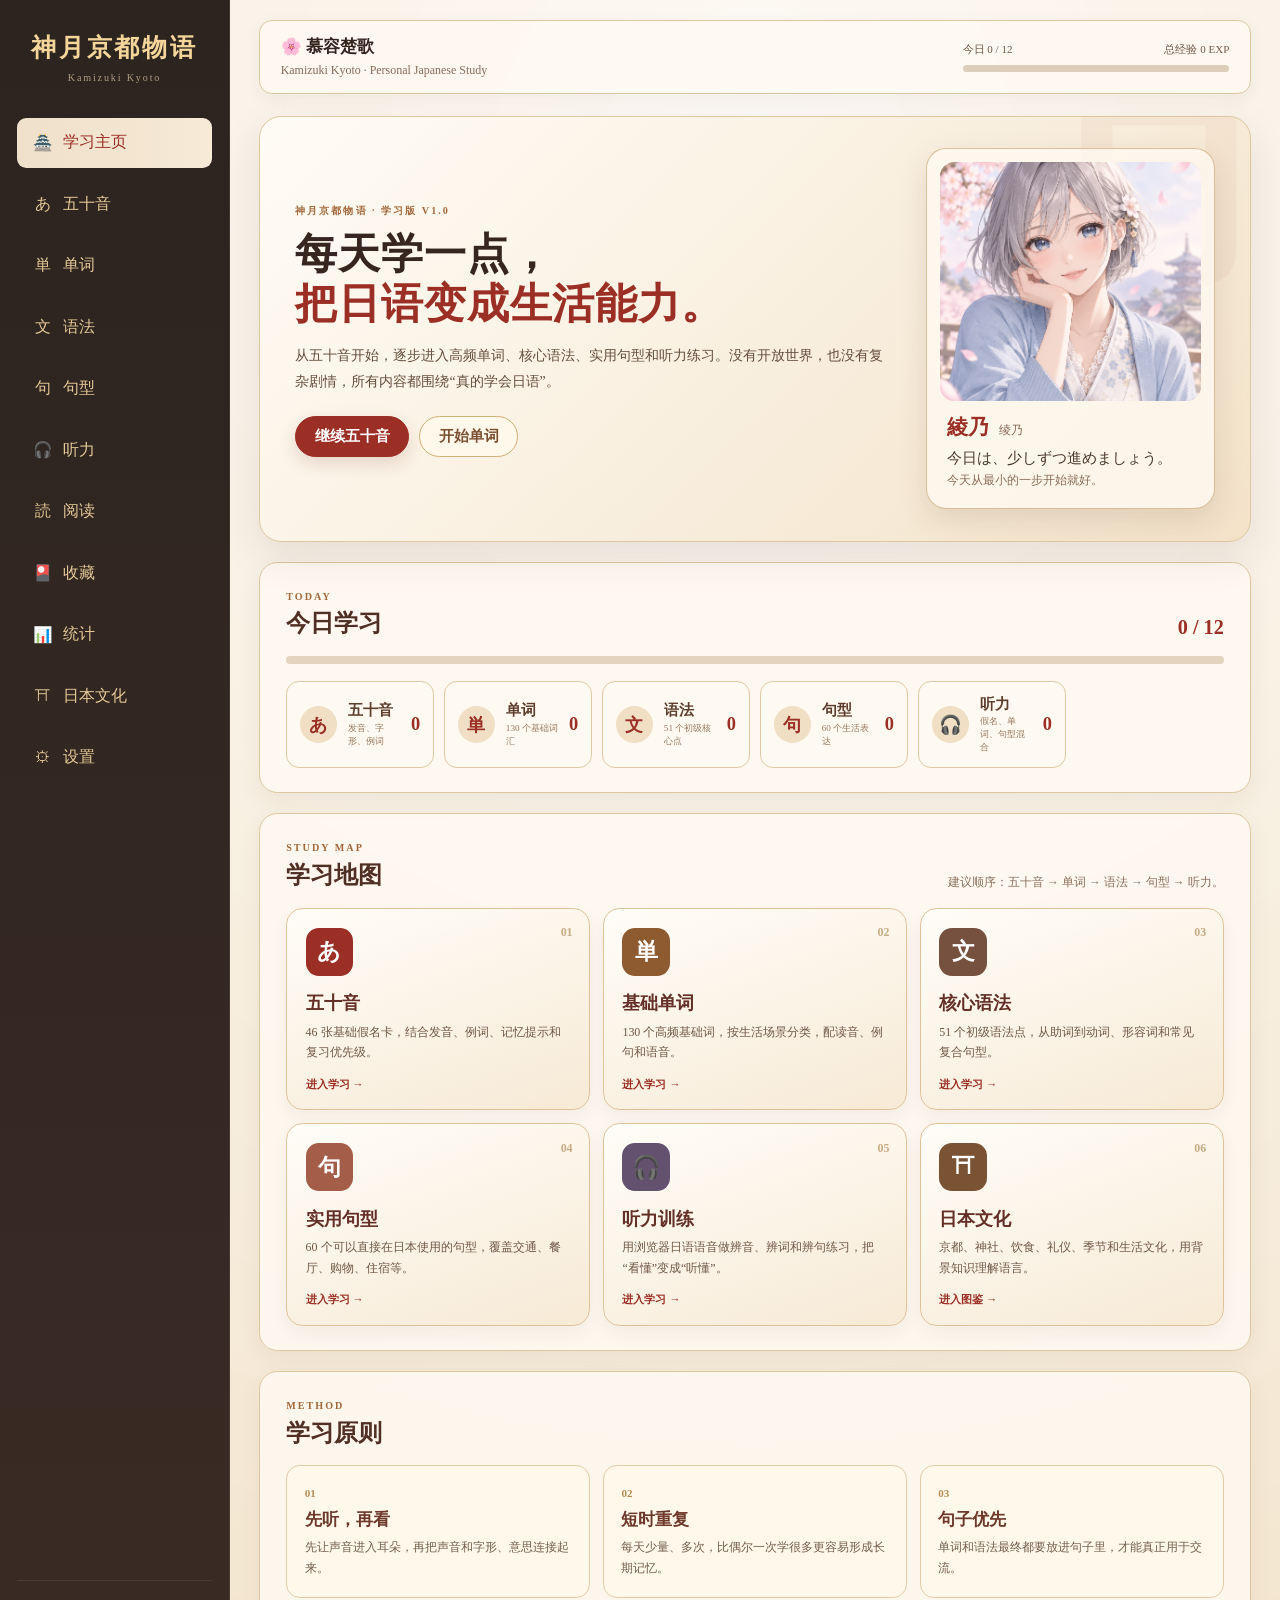
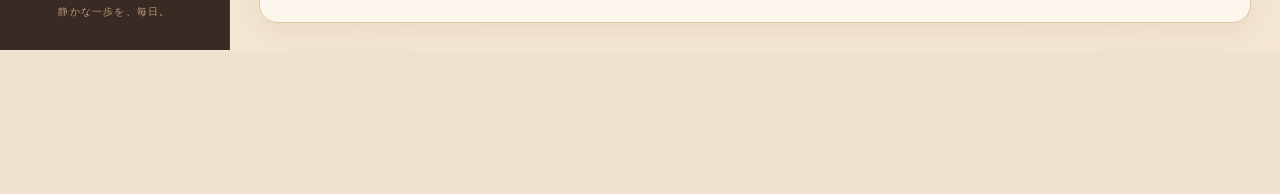
<file: index.html>
<!DOCTYPE html>
<html lang="zh-CN">
<head>
  <meta charset="UTF-8">
  <meta name="viewport" content="width=device-width,initial-scale=1,viewport-fit=cover">
  <meta name="theme-color" content="#2b221e">
  <title>神月京都物语 · 日语学习</title>
  <link rel="stylesheet" href="css/style.css">
</head>
<body data-page="home">
<div class="app-shell">
  <aside id="sidebar"></aside>

  <main class="main-stage">
    <header class="topbar">
      <div class="player-info">
        <div class="player-name">🌸 慕容楚歌</div>
        <div class="player-level">Kamizuki Kyoto · Personal Japanese Study</div>
      </div>
      <div class="header-progress">
        <div class="header-progress-line"><span data-header-daily>今日 0 / 12</span><span data-header-exp>总经验 0 EXP</span></div>
        <div class="exp-bar"><div class="exp-value" data-header-bar></div></div>
      </div>
    </header>

    <section class="hero-dashboard">
      <div class="hero-copy">
        <div class="eyebrow">神月京都物语 · 学习版 V1.0</div>
        <h1>每天学一点，<br><span>把日语变成生活能力。</span></h1>
        <p>从五十音开始，逐步进入高频单词、核心语法、实用句型和听力练习。没有开放世界，也没有复杂剧情，所有内容都围绕“真的学会日语”。</p>
        <div class="hero-actions">
          <a class="primary-action" href="pages/kana.html">继续五十音</a>
          <a class="secondary-action" href="pages/vocabulary.html">开始单词</a>
        </div>
      </div>

      <div class="hero-ayano-card">
        <div class="hero-ayano-image">
          <img src="images/ayano.png" onerror="this.onerror=null;this.src='images/ayano.svg'" alt="绫乃">
        </div>
        <div class="hero-ayano-copy">
          <div class="hero-ayano-name">綾乃 <span>绫乃</span></div>
          <p id="dashboard-ayano">今日は、少しずつ進めましょう。</p>
          <small id="dashboard-ayano-cn">今天也一点一点往前走。</small>
        </div>
      </div>
    </section>

    <section class="today-panel">
      <div class="section-heading">
        <div>
          <span class="section-kicker">TODAY</span>
          <h2>今日学习</h2>
        </div>
        <div class="today-total" id="today-total">0 / 12</div>
      </div>

      <div class="daily-progress-track"><div id="daily-progress-fill"></div></div>

      <div class="daily-module-grid">
        <article class="daily-module" data-module="kana">
          <span class="daily-icon">あ</span><div><strong>五十音</strong><small>发音、字形、例词</small></div><b id="daily-kana">0</b>
        </article>
        <article class="daily-module" data-module="vocab">
          <span class="daily-icon">単</span><div><strong>单词</strong><small>130 个基础词汇</small></div><b id="daily-vocab">0</b>
        </article>
        <article class="daily-module" data-module="grammar">
          <span class="daily-icon">文</span><div><strong>语法</strong><small>51 个初级核心点</small></div><b id="daily-grammar">0</b>
        </article>
        <article class="daily-module" data-module="patterns">
          <span class="daily-icon">句</span><div><strong>句型</strong><small>60 个生活表达</small></div><b id="daily-patterns">0</b>
        </article>
        <article class="daily-module" data-module="listening">
          <span class="daily-icon">🎧</span><div><strong>听力</strong><small>假名、单词、句型混合</small></div><b id="daily-listening">0</b>
        </article>
      </div>
    </section>

    <section class="module-section">
      <div class="section-heading">
        <div><span class="section-kicker">STUDY MAP</span><h2>学习地图</h2></div>
        <p>建议顺序：五十音 → 单词 → 语法 → 句型 → 听力。</p>
      </div>

      <div class="module-grid">
        <a class="module-card kana-module" href="pages/kana.html">
          <div class="module-symbol">あ</div><div class="module-index">01</div>
          <h3>五十音</h3><p>46 张基础假名卡，结合发音、例词、记忆提示和复习优先级。</p><span>进入学习 →</span>
        </a>
        <a class="module-card vocab-module" href="pages/vocabulary.html">
          <div class="module-symbol">単</div><div class="module-index">02</div>
          <h3>基础单词</h3><p>130 个高频基础词，按生活场景分类，配读音、例句和语音。</p><span>进入学习 →</span>
        </a>
        <a class="module-card grammar-module" href="pages/grammar.html">
          <div class="module-symbol">文</div><div class="module-index">03</div>
          <h3>核心语法</h3><p>51 个初级语法点，从助词到动词、形容词和常见复合句型。</p><span>进入学习 →</span>
        </a>
        <a class="module-card pattern-module" href="pages/patterns.html">
          <div class="module-symbol">句</div><div class="module-index">04</div>
          <h3>实用句型</h3><p>60 个可以直接在日本使用的句型，覆盖交通、餐厅、购物、住宿等。</p><span>进入学习 →</span>
        </a>
        <a class="module-card listening-module" href="pages/listening.html">
          <div class="module-symbol">🎧</div><div class="module-index">05</div>
          <h3>听力训练</h3><p>用浏览器日语语音做辨音、辨词和辨句练习，把“看懂”变成“听懂”。</p><span>进入学习 →</span>
        </a>
        <a class="module-card culture-module" href="pages/culture.html">
          <div class="module-symbol">⛩</div><div class="module-index">06</div>
          <h3>日本文化</h3><p>京都、神社、饮食、礼仪、季节和生活文化，用背景知识理解语言。</p><span>进入图鉴 →</span>
        </a>
      </div>
    </section>

    <section class="learning-principles">
      <div class="section-heading"><div><span class="section-kicker">METHOD</span><h2>学习原则</h2></div></div>
      <div class="principle-grid">
        <article><b>01</b><h3>先听，再看</h3><p>先让声音进入耳朵，再把声音和字形、意思连接起来。</p></article>
        <article><b>02</b><h3>短时重复</h3><p>每天少量、多次，比偶尔一次学很多更容易形成长期记忆。</p></article>
        <article><b>03</b><h3>句子优先</h3><p>单词和语法最终都要放进句子里，才能真正用于交流。</p></article>
      </div>
    </section>
  </main>
</div>

<script src="js/shared.js"></script>
<script src="js/dashboard.js"></script>
</body>
</html>
</file>
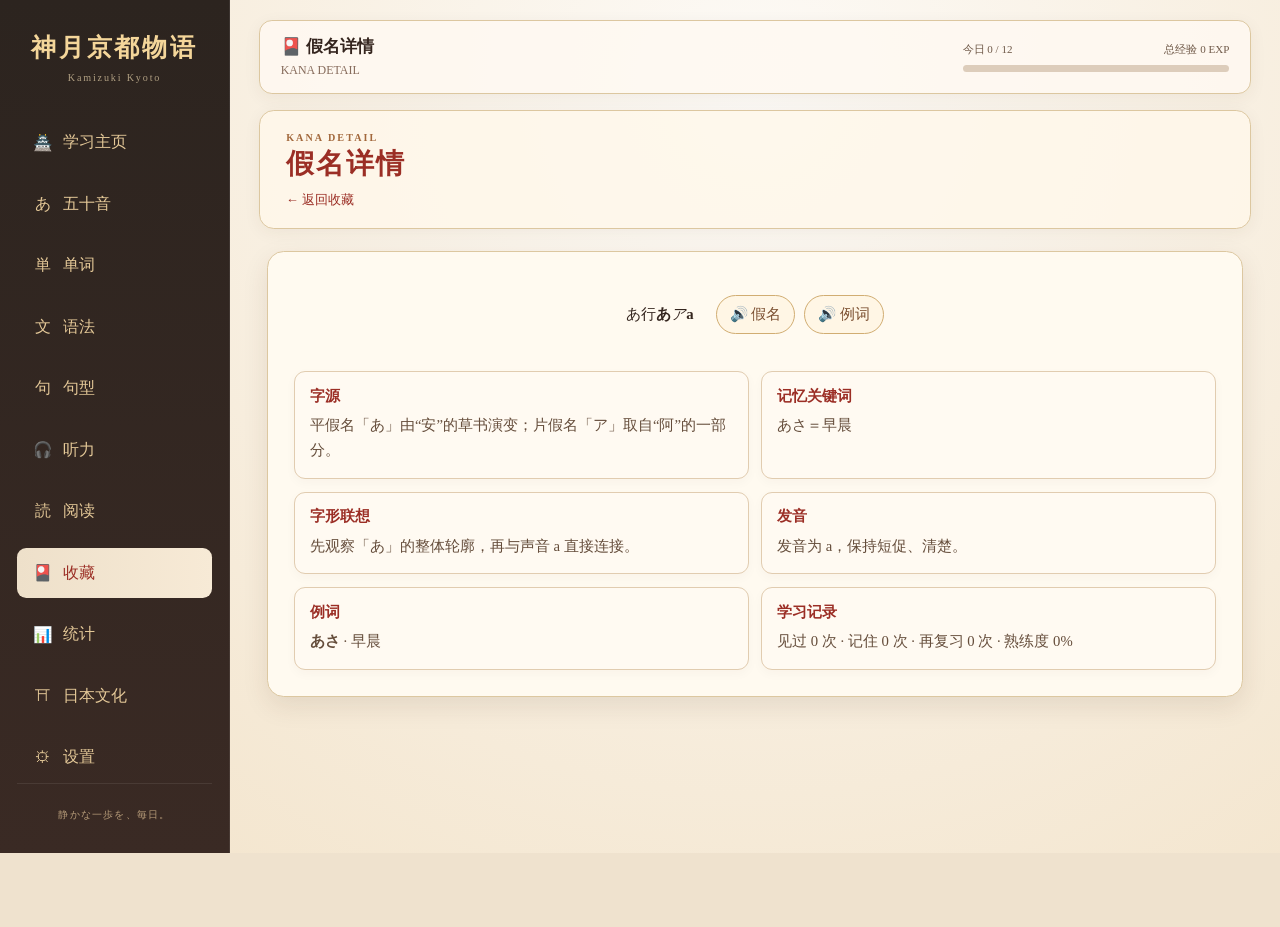
<file: pages/card-detail.html>
<!DOCTYPE html>
<html lang="zh-CN">
<head>
  <meta charset="UTF-8">
  <meta name="viewport" content="width=device-width,initial-scale=1,viewport-fit=cover">
  <meta name="theme-color" content="#2b221e"><meta name="apple-mobile-web-app-capable" content="yes"><meta name="apple-mobile-web-app-status-bar-style" content="black-translucent">
  <title>神月京都物语 · 🎴 假名详情</title><link rel="manifest" href="../manifest.webmanifest"><link rel="apple-touch-icon" href="../images/icon-192.png">
  <link rel="stylesheet" href="../css/style.css">
</head>
<body data-page="collection">
<div class="app-shell">
  <aside id="sidebar"></aside>
  <main class="main-stage">
    <header class="topbar">
      <div class="player-info">
        <div class="player-name">🎴 假名详情</div>
        <div class="player-level">KANA DETAIL</div>
      </div>
      <div class="header-progress">
        <div class="header-progress-line"><span data-header-daily>今日 0 / 12</span><span data-header-exp>总经验 0 EXP</span></div>
        <div class="exp-bar"><div class="exp-value" data-header-bar></div></div>
      </div>
    </header>
    
<section class="page-hero compact">
  <div><span class="section-kicker">KANA DETAIL</span><h1>假名详情</h1><p><a class="plain-link" href="collection.html">← 返回收藏</a></p></div>
</section>
<section class="detail-page" id="card-detail-root"></section>

  </main>
</div>
<script src="../js/shared.js"></script>
<script src="../js/card-detail.js"></script>
</body>
</html>
</file>
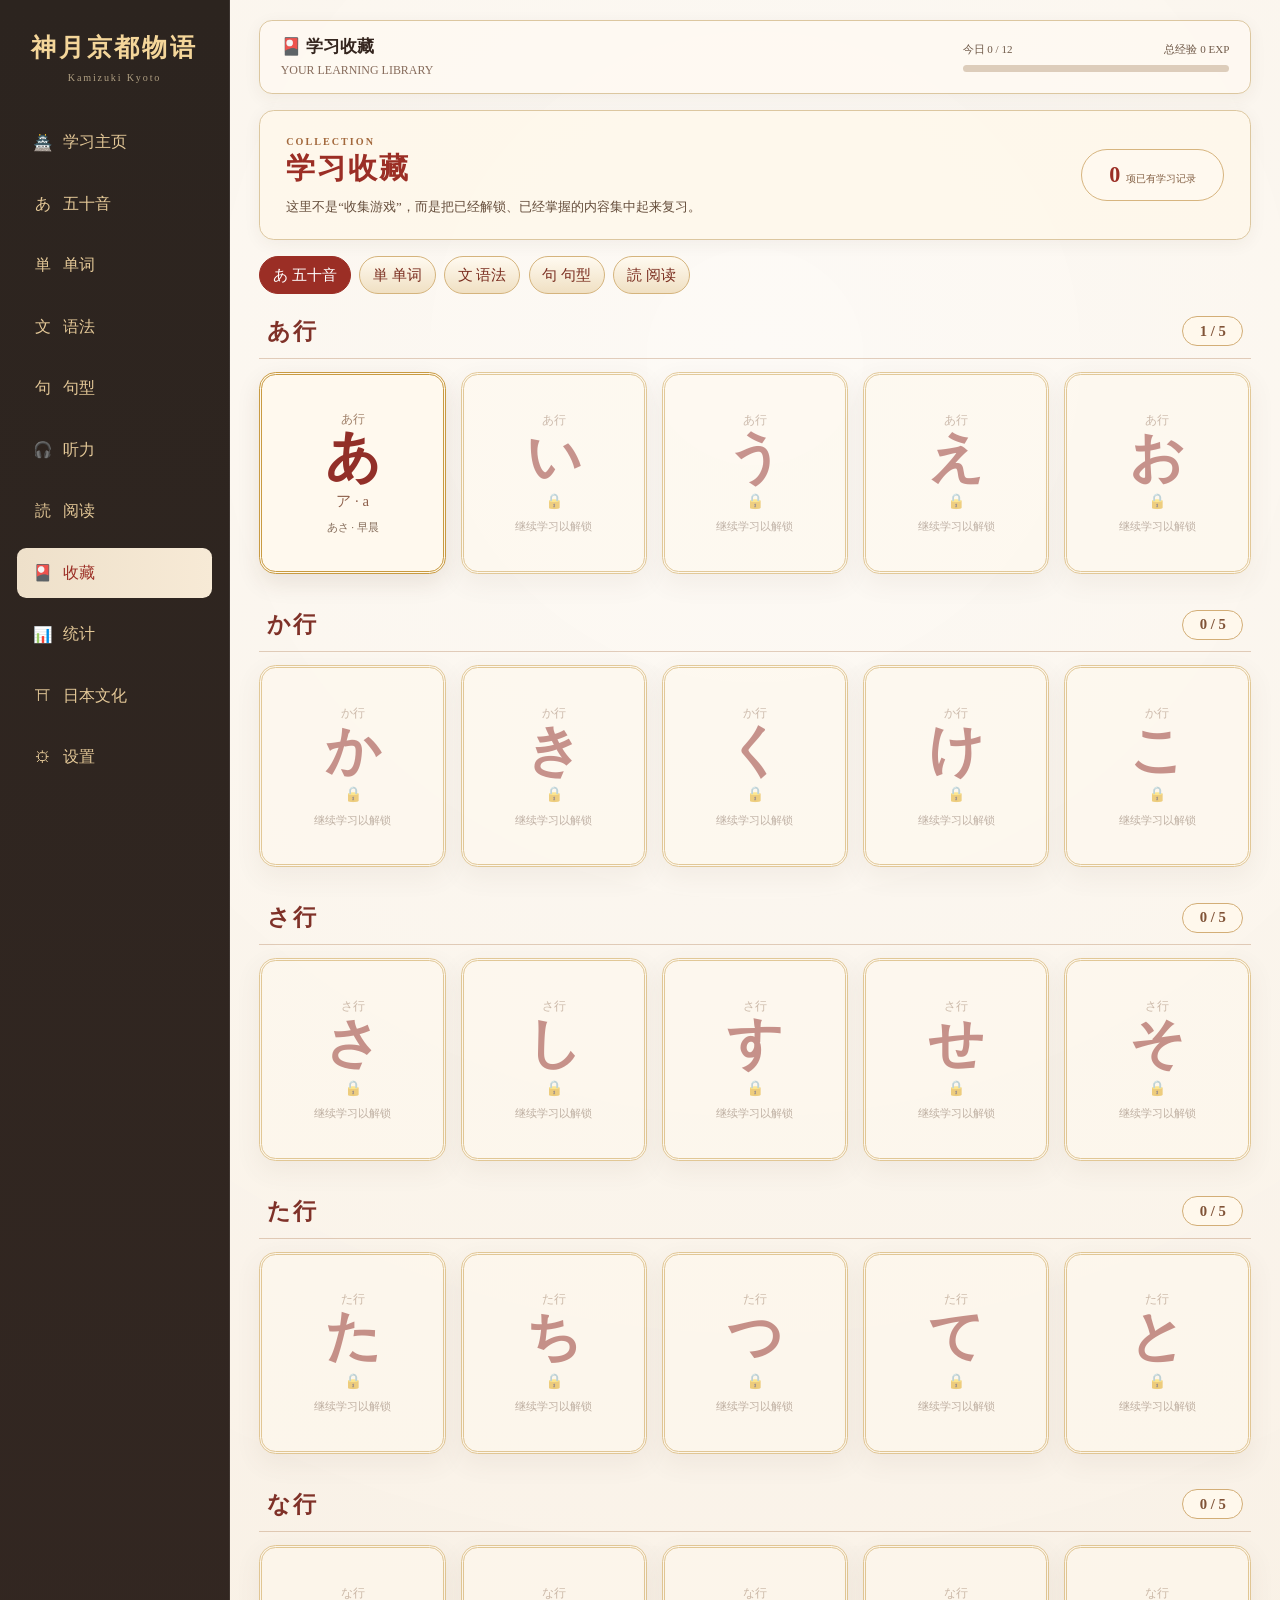
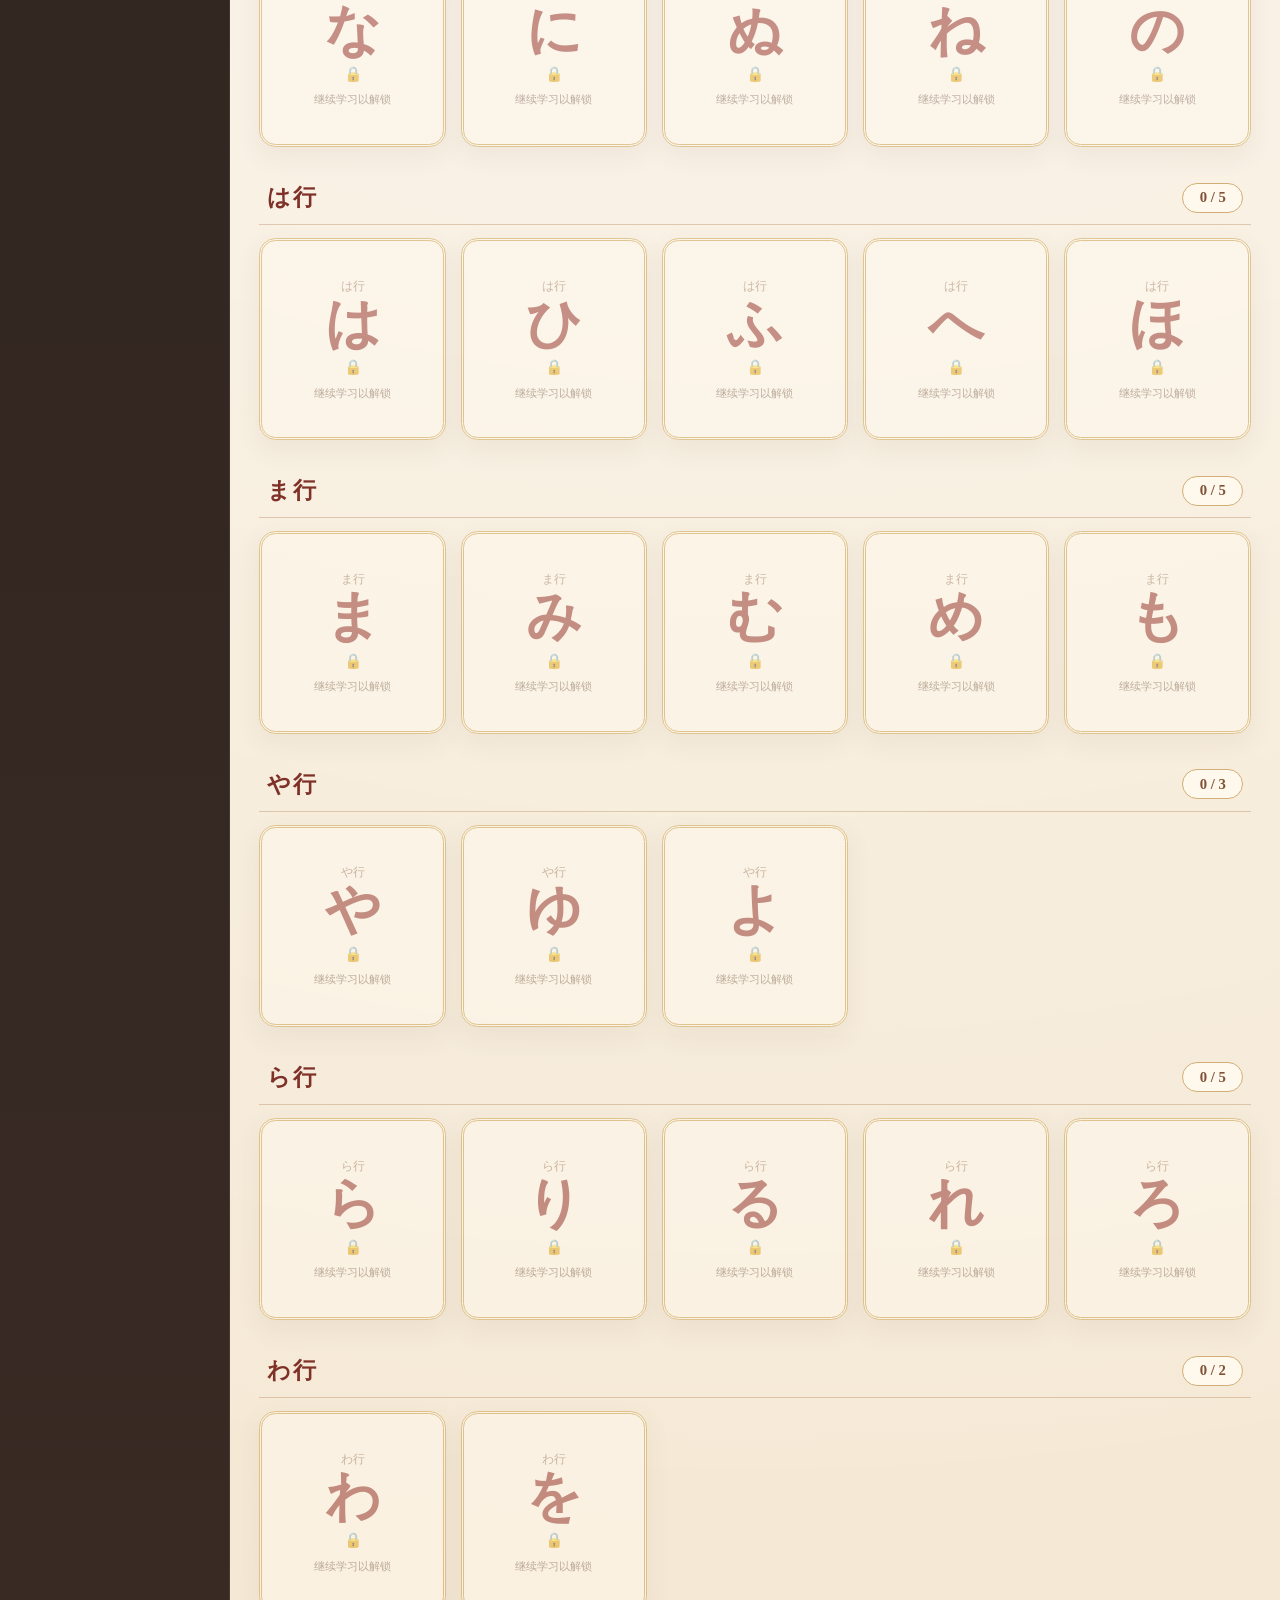
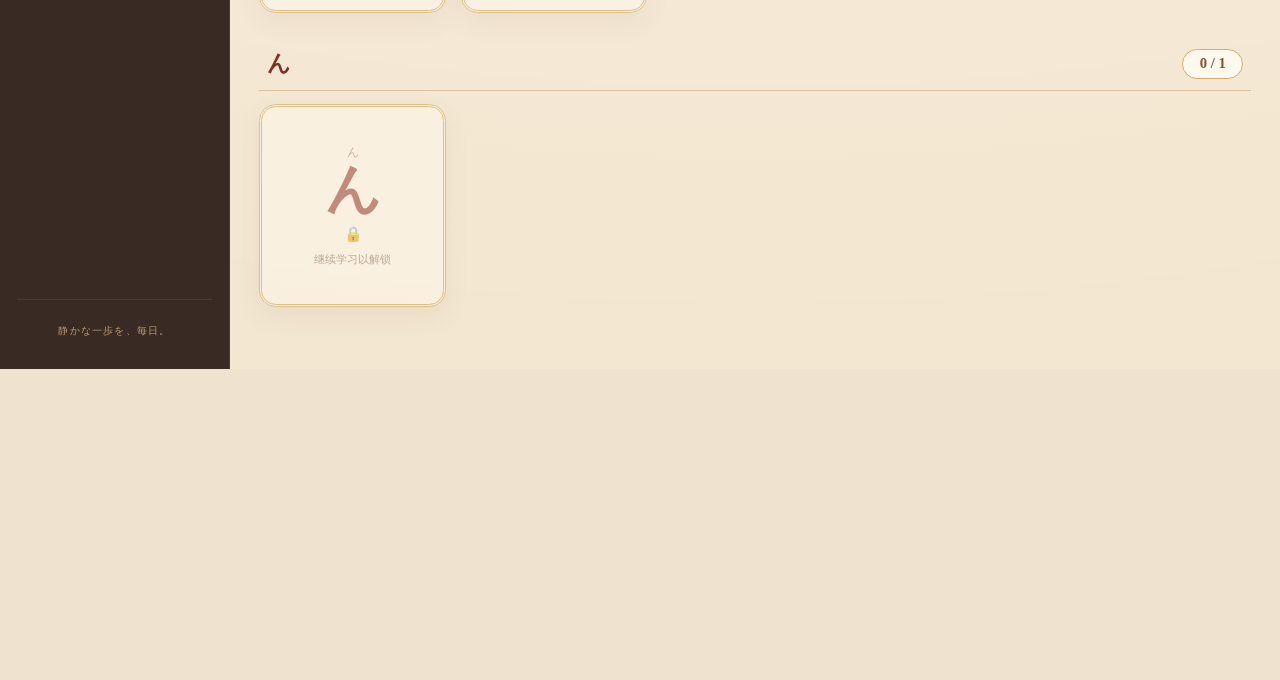
<file: pages/collection.html>
<!DOCTYPE html>
<html lang="zh-CN">
<head>
  <meta charset="UTF-8">
  <meta name="viewport" content="width=device-width,initial-scale=1,viewport-fit=cover">
  <meta name="theme-color" content="#2b221e"><meta name="apple-mobile-web-app-capable" content="yes"><meta name="apple-mobile-web-app-status-bar-style" content="black-translucent">
  <title>神月京都物语 · 🎴 学习收藏</title><link rel="manifest" href="../manifest.webmanifest"><link rel="apple-touch-icon" href="../images/icon-192.png">
  <link rel="stylesheet" href="../css/style.css">
</head>
<body data-page="collection">
<div class="app-shell">
  <aside id="sidebar"></aside>
  <main class="main-stage">
    <header class="topbar">
      <div class="player-info">
        <div class="player-name">🎴 学习收藏</div>
        <div class="player-level">YOUR LEARNING LIBRARY</div>
      </div>
      <div class="header-progress">
        <div class="header-progress-line"><span data-header-daily>今日 0 / 12</span><span data-header-exp>总经验 0 EXP</span></div>
        <div class="exp-bar"><div class="exp-value" data-header-bar></div></div>
      </div>
    </header>
    
<section class="page-hero study-hero">
  <div><span class="section-kicker">COLLECTION</span><h1>学习收藏</h1><p>这里不是“收集游戏”，而是把已经解锁、已经掌握的内容集中起来复习。</p></div>
  <div class="hero-chip"><b id="collection-total">0</b><span>项已有学习记录</span></div>
</section>

<section class="collection-tabs" id="collection-tabs">
  <button class="culture-tab active" data-tab="kana">あ 五十音</button>
  <button class="culture-tab" data-tab="vocab">単 单词</button>
  <button class="culture-tab" data-tab="grammar">文 语法</button>
  <button class="culture-tab" data-tab="patterns">句 句型</button>
  <button class="culture-tab" data-tab="reading">読 阅读</button>
</section>

<section class="collection-page">
  <div id="collection-content"></div>
</section>

  </main>
</div>
<script src="../js/shared.js"></script>
<script src="../js/collection.js"></script>
</body>
</html>
</file>
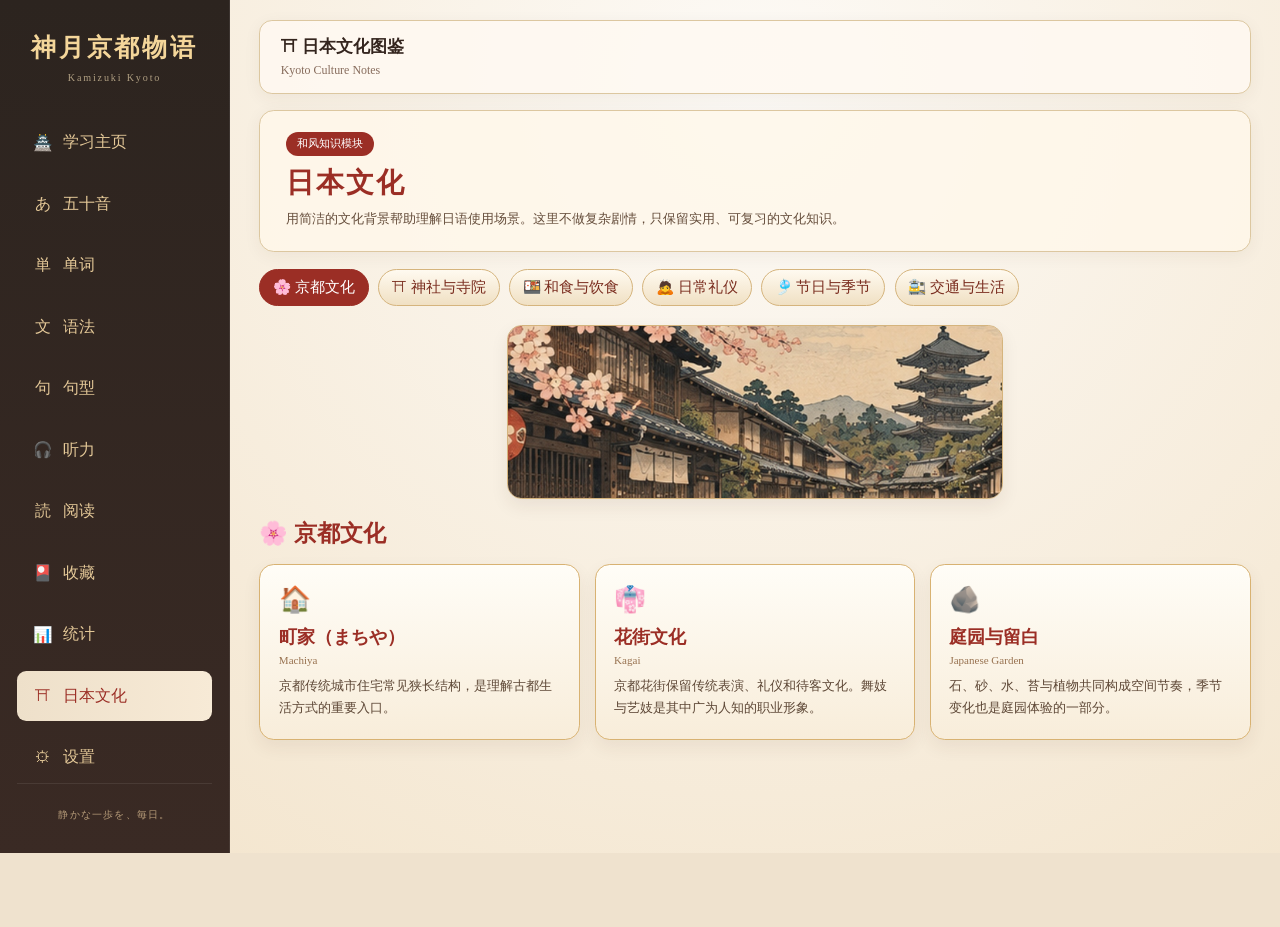
<file: pages/culture.html>
<!DOCTYPE html>
<html lang="zh-CN">
<head>
  <meta charset="UTF-8"><meta name="viewport" content="width=device-width,initial-scale=1,viewport-fit=cover">
  <title>神月京都物语｜日本文化</title><link rel="manifest" href="../manifest.webmanifest"><link rel="apple-touch-icon" href="../images/icon-192.png"><link rel="stylesheet" href="../css/style.css">
</head>
<body data-page="culture">
<div class="app-shell"><aside id="sidebar"></aside><main class="main-stage">
  <header class="topbar"><div class="player-info"><div class="player-name">⛩ 日本文化图鉴</div><div class="player-level">Kyoto Culture Notes</div></div></header>

  <section class="page-hero">
    <div class="page-badge">和风知识模块</div>
    <h1>日本文化</h1>
    <p>用简洁的文化背景帮助理解日语使用场景。这里不做复杂剧情，只保留实用、可复习的文化知识。</p>
  </section>

  <section class="culture-tabs" id="culture-tabs">
    <button class="culture-tab active" data-tab="kyoto">🌸 京都文化</button>
    <button class="culture-tab" data-tab="shrine">⛩ 神社与寺院</button>
    <button class="culture-tab" data-tab="food">🍱 和食与饮食</button>
    <button class="culture-tab" data-tab="etiquette">🙇 日常礼仪</button>
    <button class="culture-tab" data-tab="season">🎐 节日与季节</button>
    <button class="culture-tab" data-tab="life">🚉 交通与生活</button>
  </section>

  <section class="culture-content-wrap">
    <section class="culture-section active" id="culture-kyoto">
      <div class="culture-feature-image"><img src="../images/culture/01_kyoto_machiya_ukiyoe.jpg" alt="京都町家与古街" onerror="this.parentElement.classList.add('image-missing');this.remove()"></div>
      <div class="culture-section-title">🌸 京都文化</div>
      <div class="culture-grid">
        <article class="culture-card"><div class="culture-card-icon">🏠</div><h3>町家（まちや）</h3><div class="culture-jp">Machiya</div><p>京都传统城市住宅常见狭长结构，是理解古都生活方式的重要入口。</p></article>
        <article class="culture-card"><div class="culture-card-icon">👘</div><h3>花街文化</h3><div class="culture-jp">Kagai</div><p>京都花街保留传统表演、礼仪和待客文化。舞妓与艺妓是其中广为人知的职业形象。</p></article>
        <article class="culture-card"><div class="culture-card-icon">🪨</div><h3>庭园与留白</h3><div class="culture-jp">Japanese Garden</div><p>石、砂、水、苔与植物共同构成空间节奏，季节变化也是庭园体验的一部分。</p></article>
      </div>
    </section>

    <section class="culture-section" id="culture-shrine">
      <div class="culture-feature-image"><img src="../images/culture/02_shrine_torii_ukiyoe.jpg" alt="神社鸟居" onerror="this.parentElement.classList.add('image-missing');this.remove()"></div>
      <div class="culture-section-title">⛩ 神社与寺院</div>
      <div class="culture-grid">
        <article class="culture-card"><div class="culture-card-icon">⛩</div><h3>鳥居（とりい）</h3><div class="culture-jp">Torii</div><p>鸟居通常标示神社区域入口，象征从日常空间进入神圣空间。</p></article>
        <article class="culture-card"><div class="culture-card-icon">💧</div><h3>手水（ちょうず）</h3><div class="culture-jp">Chōzu</div><p>不少神社会设手水舍，参拜者在进入主要参拜区域前清洁双手和口部。</p></article>
        <article class="culture-card"><div class="culture-card-icon">🧿</div><h3>御守（おまもり）</h3><div class="culture-jp">Omamori</div><p>神社或寺院常见的护身符，祈愿内容包括平安、健康、学业、交通安全等。</p></article>
      </div>
    </section>

    <section class="culture-section" id="culture-food">
      <div class="culture-feature-image"><img src="../images/culture/03_washoku_table_ukiyoe.jpg" alt="和食" onerror="this.parentElement.classList.add('image-missing');this.remove()"></div>
      <div class="culture-section-title">🍱 和食与饮食</div>
      <div class="culture-grid">
        <article class="culture-card"><div class="culture-card-icon">🍚</div><h3>和食（わしょく）</h3><div class="culture-jp">Washoku</div><p>和食常强调季节感、食材本味和摆盘。米饭、汤、主菜与小菜是常见组合。</p></article>
        <article class="culture-card"><div class="culture-card-icon">🙏</div><h3>いただきます</h3><div class="culture-jp">Itadakimasu</div><p>吃饭前常说「いただきます」，表达接受食物与感谢之意。</p></article>
        <article class="culture-card"><div class="culture-card-icon">🥢</div><h3>筷子礼仪</h3><div class="culture-jp">Hashi Manners</div><p>避免把筷子直插米饭，也避免用筷子对筷子直接传递食物。</p></article>
      </div>
    </section>

    <section class="culture-section" id="culture-etiquette">
      <div class="culture-feature-image"><img src="../images/culture/04_japanese_etiquette_room_ukiyoe.jpg" alt="日常礼仪" onerror="this.parentElement.classList.add('image-missing');this.remove()"></div>
      <div class="culture-section-title">🙇 日常礼仪</div>
      <div class="culture-grid">
        <article class="culture-card"><div class="culture-card-icon">🙇</div><h3>おじぎ</h3><div class="culture-jp">Ojigi</div><p>鞠躬可以用于问候、感谢、道歉和表示敬意。</p></article>
        <article class="culture-card"><div class="culture-card-icon">👞</div><h3>脱鞋习惯</h3><div class="culture-jp">Shoes Off</div><p>进入住宅、部分旅馆、寺院或传统餐厅时，经常需要在玄关脱鞋。</p></article>
        <article class="culture-card"><div class="culture-card-icon">🤫</div><h3>公共空间</h3><div class="culture-jp">Public Manners</div><p>在电车等公共空间里通常会避免大声通话或制造明显噪音。</p></article>
      </div>
    </section>

    <section class="culture-section" id="culture-season">
      <div class="culture-feature-image"><img src="../images/culture/05_seasons_ukiyoe.jpg" alt="日本季节" onerror="this.parentElement.classList.add('image-missing');this.remove()"></div>
      <div class="culture-section-title">🎐 节日与季节</div>
      <div class="culture-grid">
        <article class="culture-card"><div class="culture-card-icon">🌸</div><h3>花見（はなみ）</h3><div class="culture-jp">Hanami</div><p>春季赏樱是日本极具代表性的季节活动，京都也是热门赏樱地。</p></article>
        <article class="culture-card"><div class="culture-card-icon">🎆</div><h3>花火大会</h3><div class="culture-jp">Hanabi Taikai</div><p>夏季烟火大会常与夜市和浴衣等元素一起出现。</p></article>
        <article class="culture-card"><div class="culture-card-icon">🍁</div><h3>紅葉（こうよう）</h3><div class="culture-jp">Kōyō</div><p>秋季观赏红叶也是重要的季节活动，京都寺院与山地景观尤其有名。</p></article>
      </div>
    </section>

    <section class="culture-section" id="culture-life">
      <div class="culture-feature-image"><img src="../images/culture/06_train_citylife_ukiyoe.jpg" alt="日本交通与生活" onerror="this.parentElement.classList.add('image-missing');this.remove()"></div>
      <div class="culture-section-title">🚉 交通与生活</div>
      <div class="culture-grid">
        <article class="culture-card"><div class="culture-card-icon">🚃</div><h3>電車（でんしゃ）</h3><div class="culture-jp">Densha</div><p>电车是日本城市生活的重要组成部分，排队和安静乘车是常见习惯。</p></article>
        <article class="culture-card"><div class="culture-card-icon">🛒</div><h3>コンビニ</h3><div class="culture-jp">Konbini</div><p>日本便利店除了购物，还常提供缴费、打印、取票和 ATM 等服务。</p></article>
        <article class="culture-card"><div class="culture-card-icon">🗑️</div><h3>垃圾分类</h3><div class="culture-jp">Garbage Rules</div><p>不同地区会规定不同分类和回收日期，居住时需要查看当地规则。</p></article>
      </div>
    </section>
  </section>
</main></div>
<script src="../js/shared.js"></script>
<script>
document.getElementById("culture-tabs").addEventListener("click",e=>{
  const btn=e.target.closest("[data-tab]"); if(!btn) return;
  document.querySelectorAll(".culture-tab").forEach(x=>x.classList.toggle("active",x===btn));
  document.querySelectorAll(".culture-section").forEach(x=>x.classList.remove("active"));
  document.getElementById("culture-"+btn.dataset.tab)?.classList.add("active");
});
</script>
</body></html>
</file>
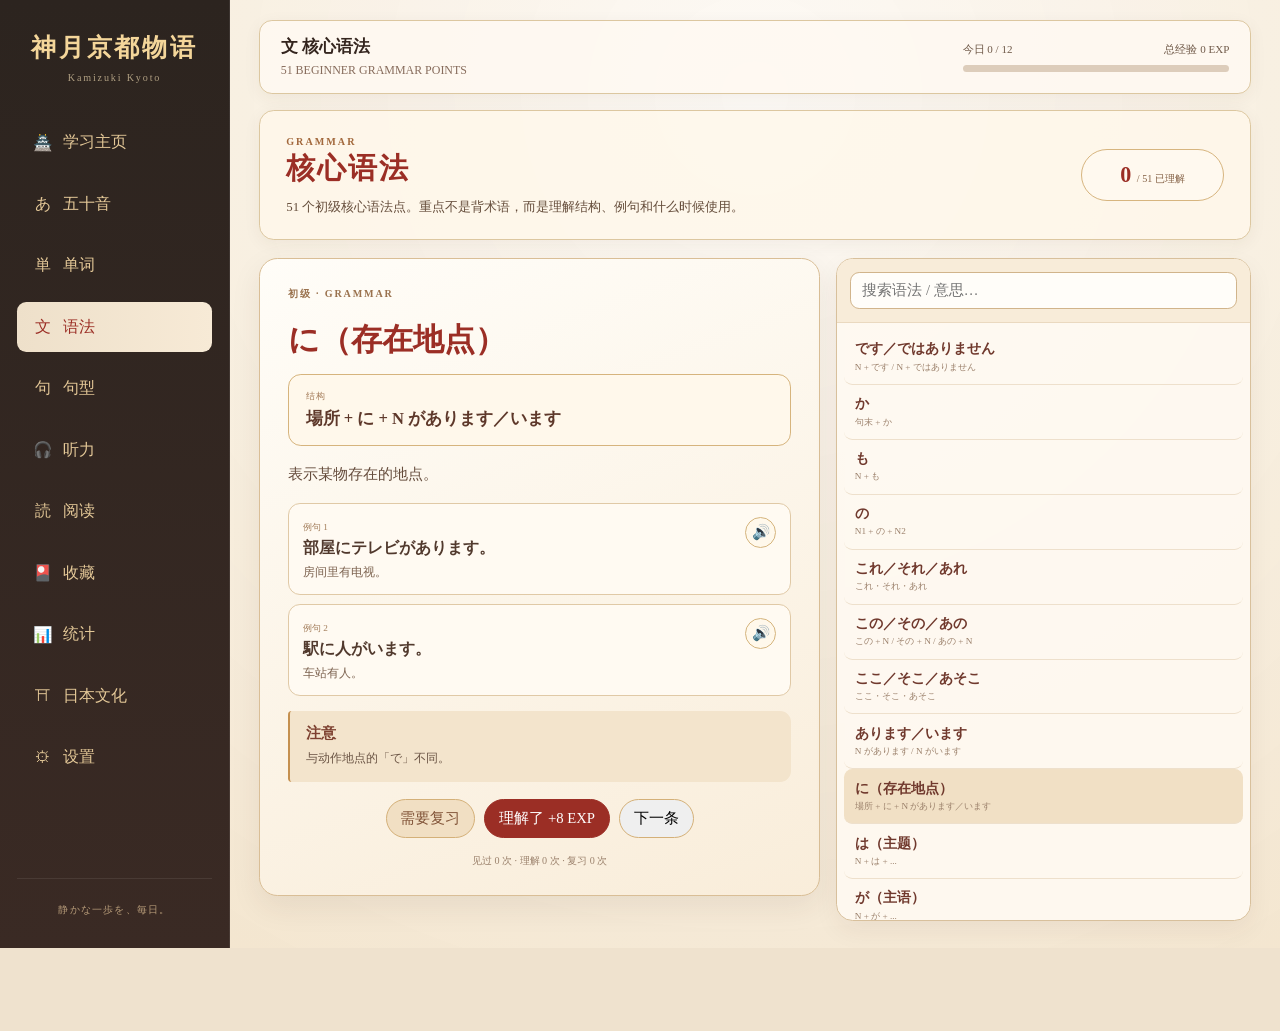
<file: pages/grammar.html>
<!DOCTYPE html>
<html lang="zh-CN">
<head>
  <meta charset="UTF-8">
  <meta name="viewport" content="width=device-width,initial-scale=1,viewport-fit=cover">
  <meta name="theme-color" content="#2b221e"><meta name="apple-mobile-web-app-capable" content="yes"><meta name="apple-mobile-web-app-status-bar-style" content="black-translucent">
  <title>神月京都物语 · 文 核心语法</title><link rel="manifest" href="../manifest.webmanifest"><link rel="apple-touch-icon" href="../images/icon-192.png">
  <link rel="stylesheet" href="../css/style.css">
</head>
<body data-page="grammar">
<div class="app-shell">
  <aside id="sidebar"></aside>
  <main class="main-stage">
    <header class="topbar">
      <div class="player-info">
        <div class="player-name">文 核心语法</div>
        <div class="player-level">51 BEGINNER GRAMMAR POINTS</div>
      </div>
      <div class="header-progress">
        <div class="header-progress-line"><span data-header-daily>今日 0 / 12</span><span data-header-exp>总经验 0 EXP</span></div>
        <div class="exp-bar"><div class="exp-value" data-header-bar></div></div>
      </div>
    </header>
    
<section class="page-hero study-hero">
  <div><span class="section-kicker">GRAMMAR</span><h1>核心语法</h1><p>51 个初级核心语法点。重点不是背术语，而是理解结构、例句和什么时候使用。</p></div>
  <div class="hero-chip"><b id="grammar-known">0</b><span>/ 51 已理解</span></div>
</section>

<section class="workspace two-column grammar-workspace">
  <section class="focus-panel" id="grammar-focus"></section>
  <aside class="library-panel">
    <div class="library-toolbar"><input id="grammar-search" type="search" placeholder="搜索语法 / 意思…"></div>
    <div class="library-list" id="grammar-list"></div>
  </aside>
</section>

  </main>
</div>
<script src="../js/shared.js"></script>
<script src="../js/grammar.js"></script>
</body>
</html>
</file>
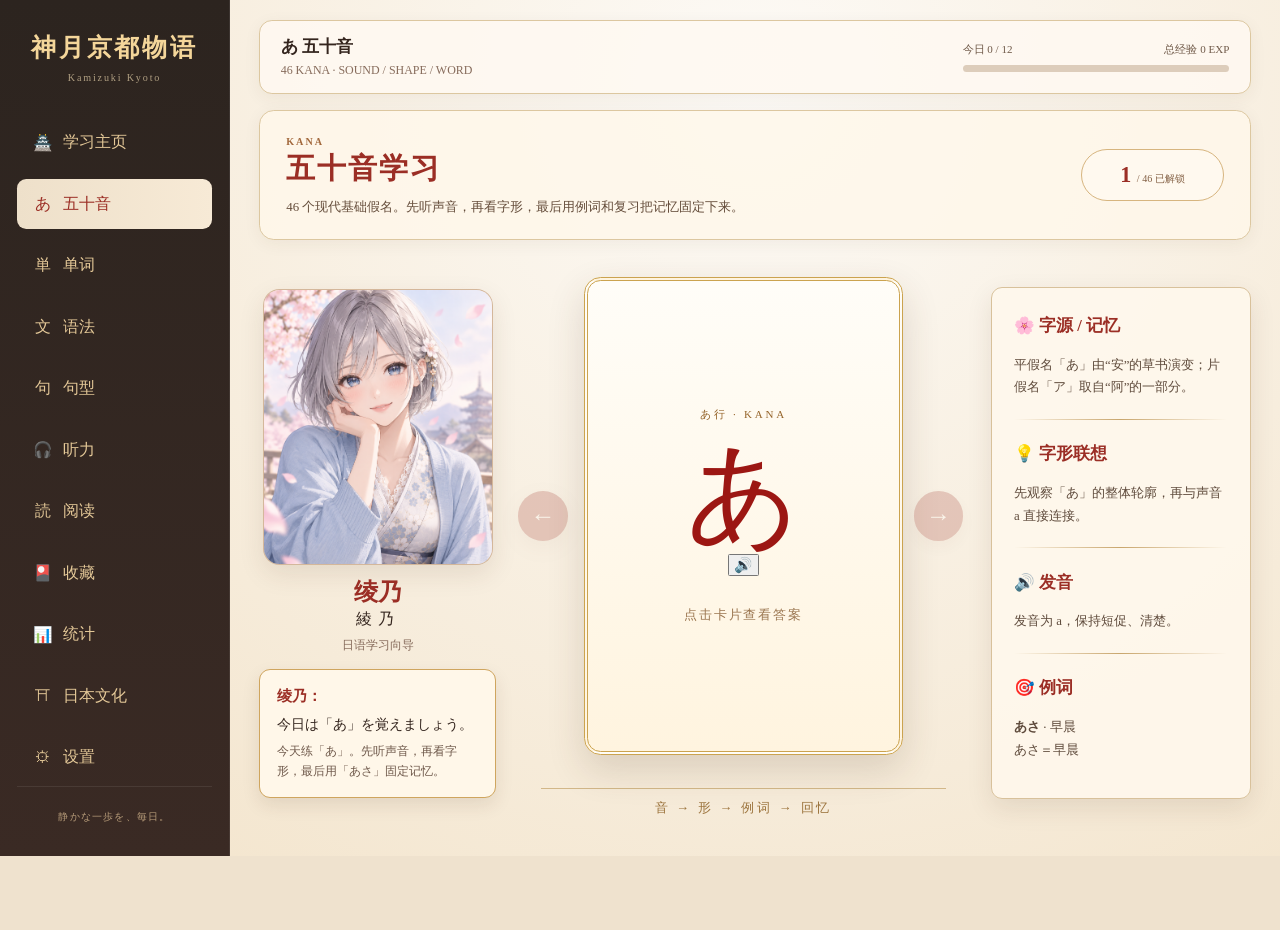
<file: pages/kana.html>
<!DOCTYPE html>
<html lang="zh-CN">
<head>
  <meta charset="UTF-8">
  <meta name="viewport" content="width=device-width,initial-scale=1,viewport-fit=cover">
  <meta name="theme-color" content="#2b221e"><meta name="apple-mobile-web-app-capable" content="yes"><meta name="apple-mobile-web-app-status-bar-style" content="black-translucent">
  <title>神月京都物语 · あ 五十音</title><link rel="manifest" href="../manifest.webmanifest"><link rel="apple-touch-icon" href="../images/icon-192.png">
  <link rel="stylesheet" href="../css/style.css">
</head>
<body data-page="kana">
<div class="app-shell">
  <aside id="sidebar"></aside>
  <main class="main-stage">
    <header class="topbar">
      <div class="player-info">
        <div class="player-name">あ 五十音</div>
        <div class="player-level">46 KANA · SOUND / SHAPE / WORD</div>
      </div>
      <div class="header-progress">
        <div class="header-progress-line"><span data-header-daily>今日 0 / 12</span><span data-header-exp>总经验 0 EXP</span></div>
        <div class="exp-bar"><div class="exp-value" data-header-bar></div></div>
      </div>
    </header>
    
<section class="page-hero study-hero">
  <div><span class="section-kicker">KANA</span><h1>五十音学习</h1><p>46 个现代基础假名。先听声音，再看字形，最后用例词和复习把记忆固定下来。</p></div>
  <div class="hero-chip"><b id="kana-unlocked">1</b><span>/ 46 已解锁</span></div>
</section>

<section class="study-layout">
  <section class="ayano-panel">
    <div class="character-card">
      <div class="character-avatar-wrap"><img src="../images/ayano.png" onerror="this.onerror=null;this.src='../images/ayano.svg'" alt="绫乃" class="character-avatar"></div>
      <div class="character-name">绫乃</div><div class="character-jp">綾乃</div><div class="character-note">日语学习向导</div>
    </div>
    <div class="dialogue-box">
      <div class="dialogue-speaker">绫乃：</div>
      <div class="dialogue-text" id="ayano-jp-text">一文字ずつ、確実に覚えましょう。</div>
      <div class="dialogue-text-cn" id="ayano-cn-text">一张一张学，不要赶进度。</div>
    </div>
  </section>

  <section class="lesson-column">
    <div class="card-stage">
      <button type="button" class="nav-button" id="previous-button">←</button>
      <div id="lesson-area"></div>
      <button type="button" class="nav-button" id="next-button">→</button>
    </div>
    <div class="footer-quote">音 → 形 → 例词 → 回忆</div>
  </section>

  <aside class="study-note">
    <div class="note-section"><h2>🌸 字源 / 记忆</h2><p id="tip-origin">只把经过确认的字源作为字源；其他内容只作为记忆联想。</p></div>
    <div class="note-divider"></div>
    <div class="note-section"><h2>💡 字形联想</h2><p id="tip-shape">观察整体轮廓。</p></div>
    <div class="note-divider"></div>
    <div class="note-section"><h2>🔊 发音</h2><p id="tip-pronunciation">听一次，模仿一次。</p></div>
    <div class="note-divider"></div>
    <div class="note-section"><h2>🎯 例词</h2><p id="tip-example">例词会帮助你把假名放进真实语言。</p></div>
  </aside>
</section>

  </main>
</div>
<script src="../js/shared.js"></script>
<script src="../js/kana.js"></script>
</body>
</html>
</file>
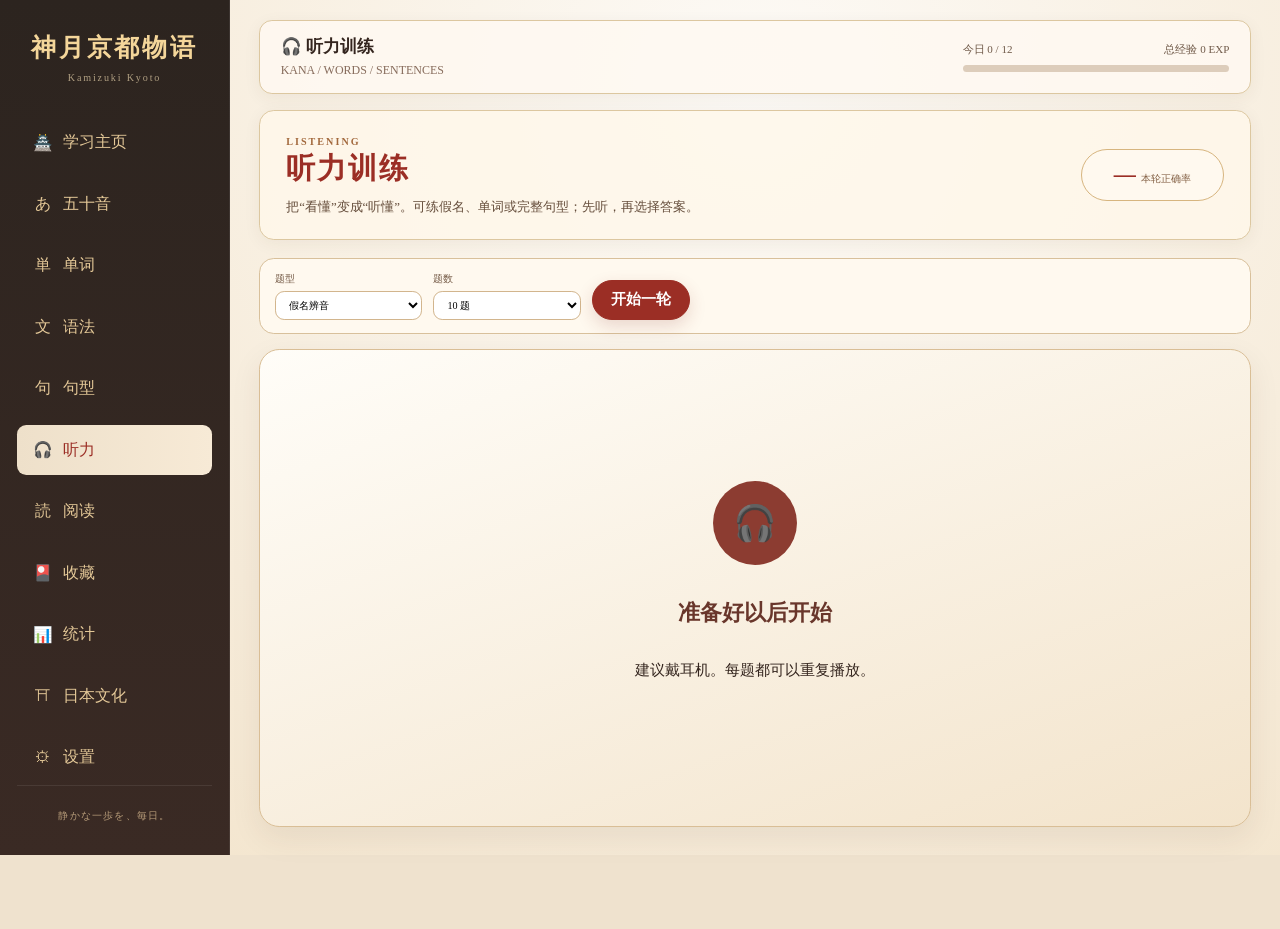
<file: pages/listening.html>
<!DOCTYPE html>
<html lang="zh-CN">
<head>
  <meta charset="UTF-8">
  <meta name="viewport" content="width=device-width,initial-scale=1,viewport-fit=cover">
  <meta name="theme-color" content="#2b221e"><meta name="apple-mobile-web-app-capable" content="yes"><meta name="apple-mobile-web-app-status-bar-style" content="black-translucent">
  <title>神月京都物语 · 🎧 听力训练</title><link rel="manifest" href="../manifest.webmanifest"><link rel="apple-touch-icon" href="../images/icon-192.png">
  <link rel="stylesheet" href="../css/style.css">
</head>
<body data-page="listening">
<div class="app-shell">
  <aside id="sidebar"></aside>
  <main class="main-stage">
    <header class="topbar">
      <div class="player-info">
        <div class="player-name">🎧 听力训练</div>
        <div class="player-level">KANA / WORDS / SENTENCES</div>
      </div>
      <div class="header-progress">
        <div class="header-progress-line"><span data-header-daily>今日 0 / 12</span><span data-header-exp>总经验 0 EXP</span></div>
        <div class="exp-bar"><div class="exp-value" data-header-bar></div></div>
      </div>
    </header>
    
<section class="page-hero study-hero">
  <div><span class="section-kicker">LISTENING</span><h1>听力训练</h1><p>把“看懂”变成“听懂”。可练假名、单词或完整句型；先听，再选择答案。</p></div>
  <div class="hero-chip"><b id="listening-score">—</b><span>本轮正确率</span></div>
</section>

<section class="listening-shell">
  <div class="listening-settings">
    <label>题型
      <select id="listening-mode">
        <option value="kana">假名辨音</option>
        <option value="vocab">单词辨义</option>
        <option value="patterns">句型辨义</option>
        <option value="mixed">混合练习</option>
      </select>
    </label>
    <label>题数
      <select id="listening-count">
        <option value="5">5 题</option>
        <option value="10" selected>10 题</option>
        <option value="15">15 题</option>
      </select>
    </label>
    <button class="primary-action button-reset" id="start-listening">开始一轮</button>
  </div>
  <section id="listening-stage" class="listening-stage empty-state">
    <div class="empty-symbol">🎧</div><h2>准备好以后开始</h2><p>建议戴耳机。每题都可以重复播放。</p>
  </section>
</section>

  </main>
</div>
<script src="../js/shared.js"></script>
<script src="../js/listening.js"></script>
</body>
</html>
</file>
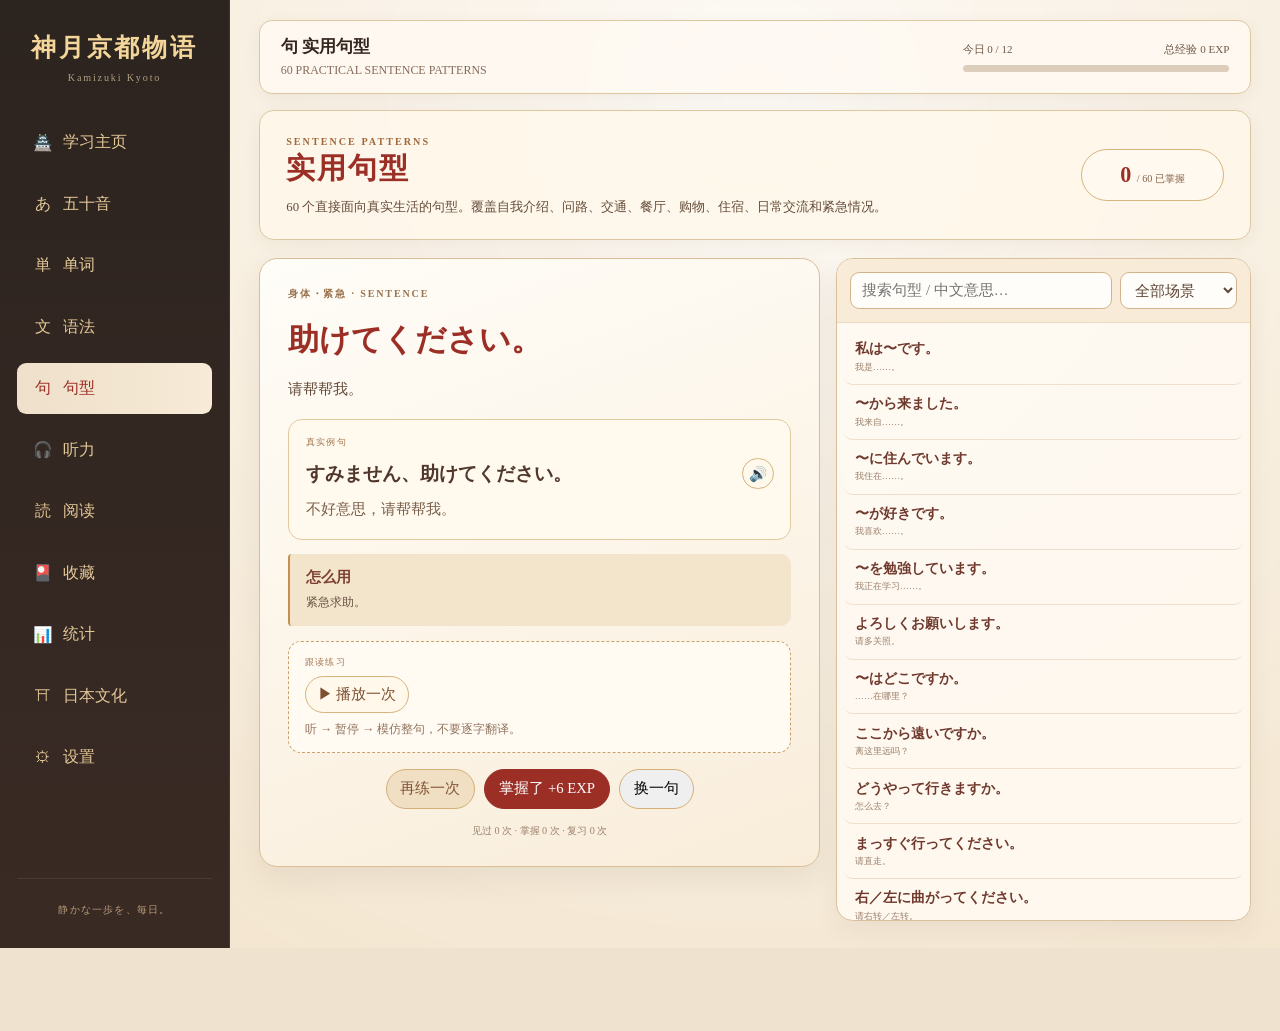
<file: pages/patterns.html>
<!DOCTYPE html>
<html lang="zh-CN">
<head>
  <meta charset="UTF-8">
  <meta name="viewport" content="width=device-width,initial-scale=1,viewport-fit=cover">
  <meta name="theme-color" content="#2b221e"><meta name="apple-mobile-web-app-capable" content="yes"><meta name="apple-mobile-web-app-status-bar-style" content="black-translucent">
  <title>神月京都物语 · 句 实用句型</title><link rel="manifest" href="../manifest.webmanifest"><link rel="apple-touch-icon" href="../images/icon-192.png">
  <link rel="stylesheet" href="../css/style.css">
</head>
<body data-page="patterns">
<div class="app-shell">
  <aside id="sidebar"></aside>
  <main class="main-stage">
    <header class="topbar">
      <div class="player-info">
        <div class="player-name">句 实用句型</div>
        <div class="player-level">60 PRACTICAL SENTENCE PATTERNS</div>
      </div>
      <div class="header-progress">
        <div class="header-progress-line"><span data-header-daily>今日 0 / 12</span><span data-header-exp>总经验 0 EXP</span></div>
        <div class="exp-bar"><div class="exp-value" data-header-bar></div></div>
      </div>
    </header>
    
<section class="page-hero study-hero">
  <div><span class="section-kicker">SENTENCE PATTERNS</span><h1>实用句型</h1><p>60 个直接面向真实生活的句型。覆盖自我介绍、问路、交通、餐厅、购物、住宿、日常交流和紧急情况。</p></div>
  <div class="hero-chip"><b id="patterns-known">0</b><span>/ 60 已掌握</span></div>
</section>

<section class="workspace two-column">
  <section class="focus-panel" id="pattern-focus"></section>
  <aside class="library-panel">
    <div class="library-toolbar">
      <input id="pattern-search" type="search" placeholder="搜索句型 / 中文意思…">
      <select id="pattern-category"><option value="all">全部场景</option></select>
    </div>
    <div class="library-list" id="pattern-list"></div>
  </aside>
</section>

  </main>
</div>
<script src="../js/shared.js"></script>
<script src="../js/patterns.js"></script>
</body>
</html>
</file>
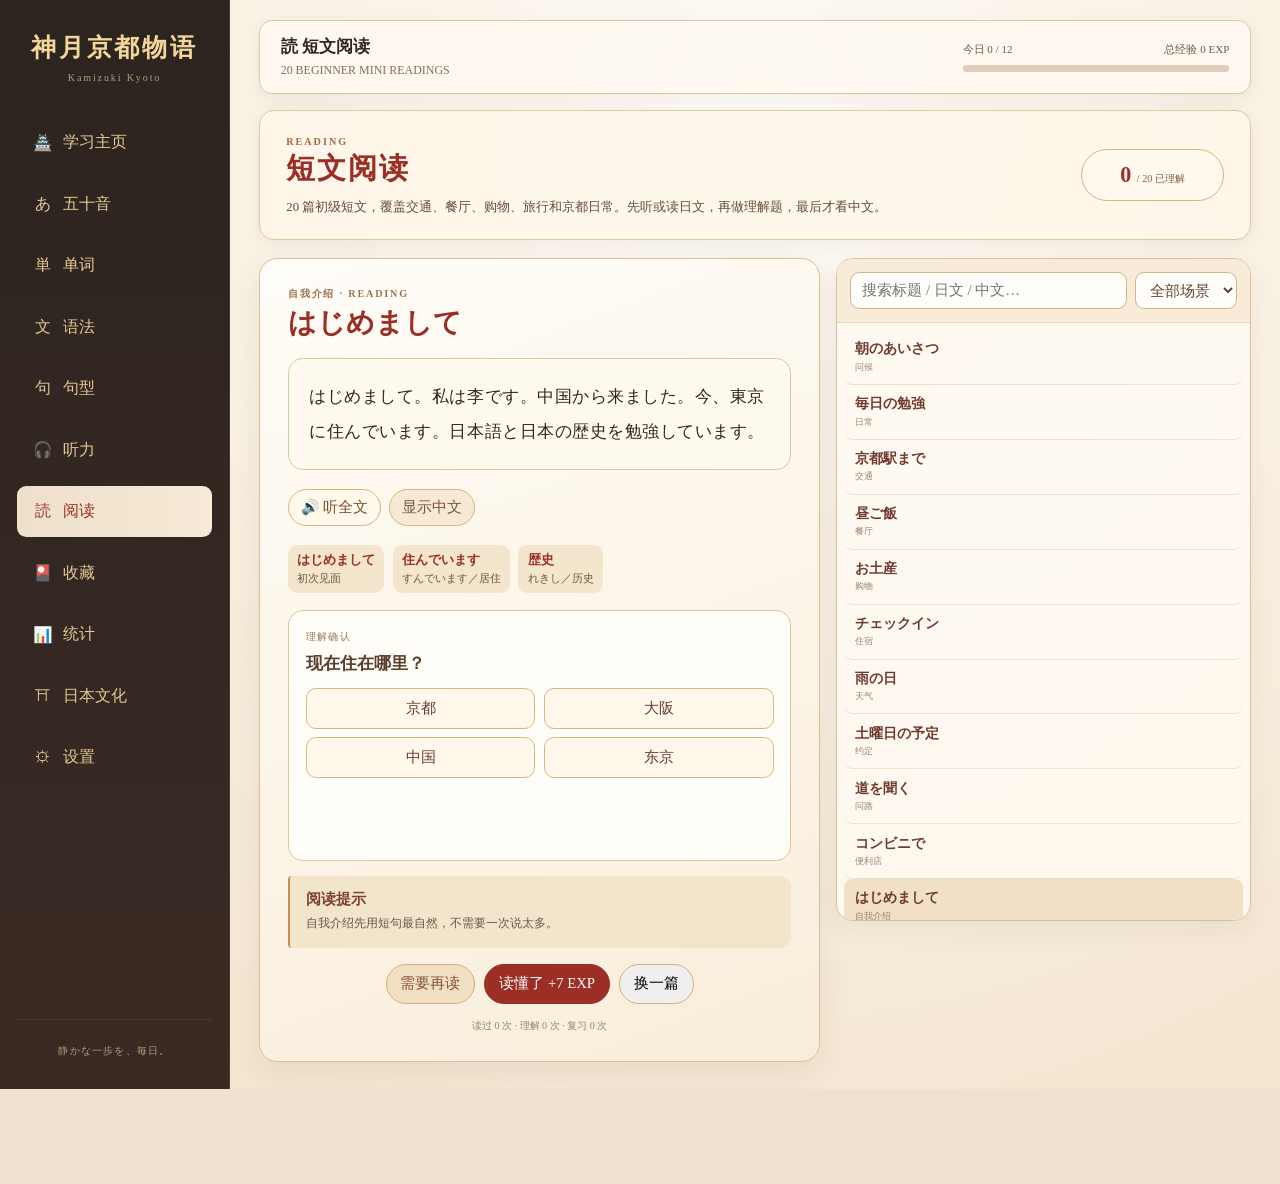
<file: pages/reading.html>
<!DOCTYPE html><html lang="zh-CN"><head><meta charset="UTF-8"><meta name="viewport" content="width=device-width,initial-scale=1,viewport-fit=cover"><meta name="theme-color" content="#2b221e"><meta name="apple-mobile-web-app-capable" content="yes"><meta name="apple-mobile-web-app-status-bar-style" content="black-translucent"><link rel="manifest" href="../manifest.webmanifest"><link rel="apple-touch-icon" href="../images/icon-192.png"><title>神月京都物语 · 読 短文阅读</title><link rel="stylesheet" href="../css/style.css"></head><body data-page="reading"><div class="app-shell"><aside id="sidebar"></aside><main class="main-stage"><header class="topbar"><div class="player-info"><div class="player-name">読 短文阅读</div><div class="player-level">20 BEGINNER MINI READINGS</div></div><div class="header-progress"><div class="header-progress-line"><span data-header-daily>今日 0 / 12</span><span data-header-exp>总经验 0 EXP</span></div><div class="exp-bar"><div class="exp-value" data-header-bar></div></div></div></header><section class="page-hero study-hero"><div><span class="section-kicker">READING</span><h1>短文阅读</h1><p>20 篇初级短文，覆盖交通、餐厅、购物、旅行和京都日常。先听或读日文，再做理解题，最后才看中文。</p></div><div class="hero-chip"><b id="reading-known">0</b><span>/ 20 已理解</span></div></section><section class="workspace two-column"><section class="focus-panel" id="reading-focus"></section><aside class="library-panel"><div class="library-toolbar"><input id="reading-search" type="search" placeholder="搜索标题 / 日文 / 中文…"><select id="reading-category"><option value="all">全部场景</option></select></div><div class="library-list" id="reading-list"></div></aside></section></main></div><script src="../js/shared.js"></script><script src="../js/reading.js"></script></body></html>
</file>
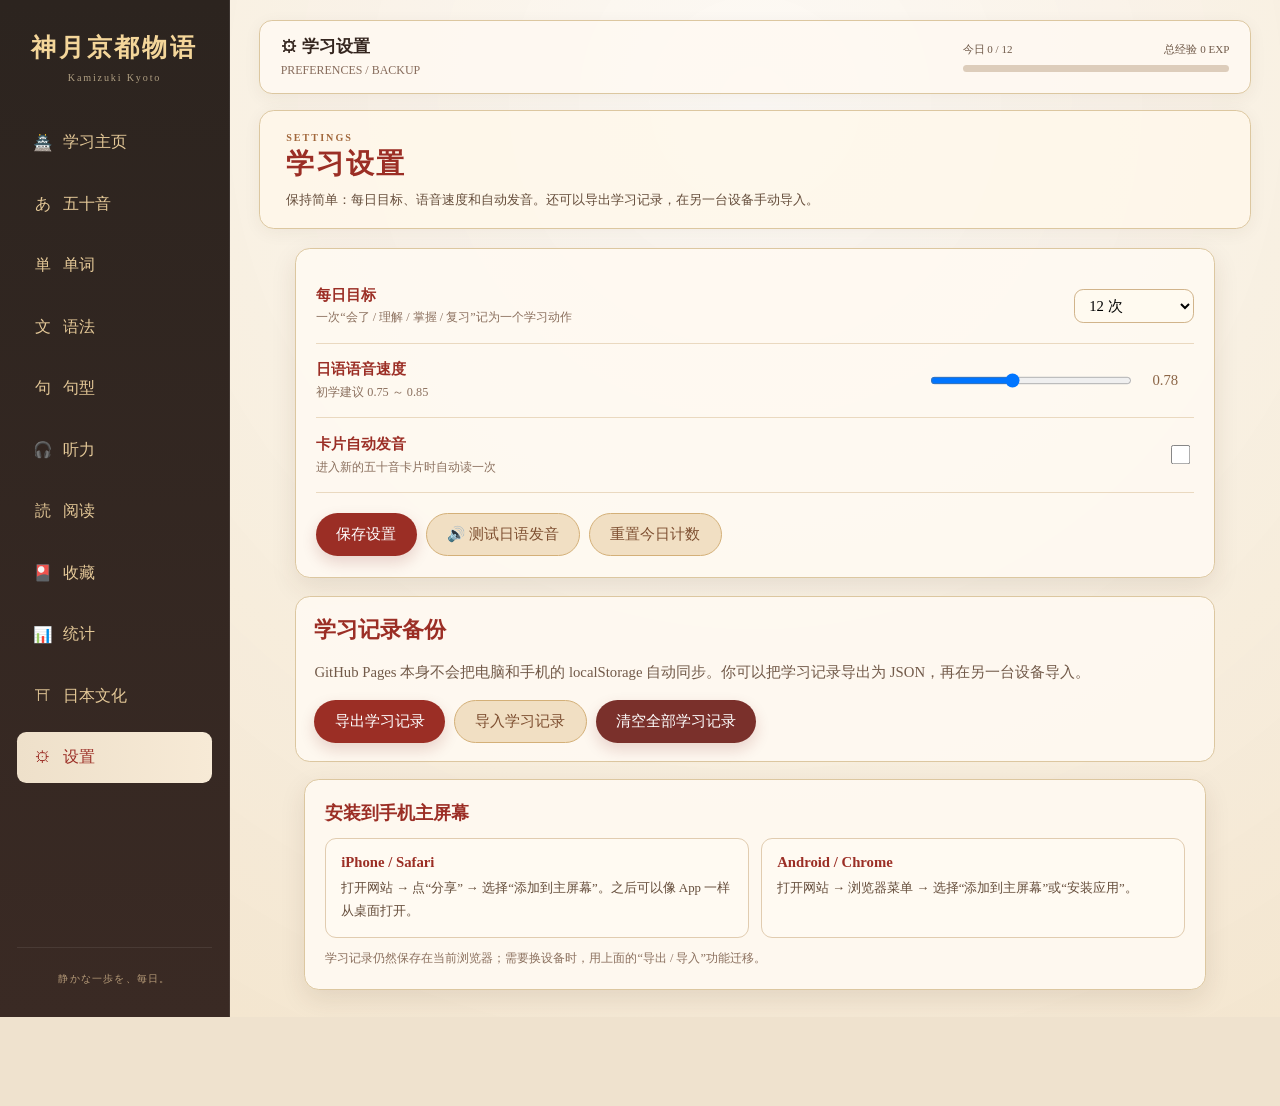
<file: pages/settings.html>
<!DOCTYPE html><html lang="zh-CN"><head><meta charset="UTF-8"><meta name="viewport" content="width=device-width,initial-scale=1,viewport-fit=cover"><meta name="theme-color" content="#2b221e"><meta name="apple-mobile-web-app-capable" content="yes"><meta name="apple-mobile-web-app-status-bar-style" content="black-translucent"><title>神月京都物语 · 设置</title><link rel="manifest" href="../manifest.webmanifest"><link rel="apple-touch-icon" href="../images/icon-192.png"><link rel="stylesheet" href="../css/style.css"></head><body data-page="settings"><div class="app-shell"><aside id="sidebar"></aside><main class="main-stage"><header class="topbar"><div class="player-info"><div class="player-name">⚙ 学习设置</div><div class="player-level">PREFERENCES / BACKUP</div></div><div class="header-progress"><div class="header-progress-line"><span data-header-daily>今日 0 / 12</span><span data-header-exp>总经验 0 EXP</span></div><div class="exp-bar"><div class="exp-value" data-header-bar></div></div></div></header><section class="page-hero compact"><div><span class="section-kicker">SETTINGS</span><h1>学习设置</h1><p>保持简单：每日目标、语音速度和自动发音。还可以导出学习记录，在另一台设备手动导入。</p></div></section><section class="settings-panel"><label class="setting-row"><span><strong>每日目标</strong><small>一次“会了 / 理解 / 掌握 / 复习”记为一个学习动作</small></span><select id="daily-goal"><option value="5">5 次</option><option value="8">8 次</option><option value="10">10 次</option><option value="12">12 次</option><option value="15">15 次</option><option value="16">16 次</option><option value="20">20 次</option></select></label><label class="setting-row"><span><strong>日语语音速度</strong><small>初学建议 0.75 ～ 0.85</small></span><input id="speech-rate" type="range" min="0.6" max="1.1" step="0.05"><output id="speech-rate-value"></output></label><label class="setting-row"><span><strong>卡片自动发音</strong><small>进入新的五十音卡片时自动读一次</small></span><input id="auto-play" type="checkbox"></label><div class="setting-actions"><button class="settings-button" id="save-settings">保存设置</button><button class="settings-button secondary" id="test-voice">🔊 测试日语发音</button><button class="settings-button secondary" id="reset-today">重置今日计数</button></div></section><section class="backup-panel"><h2>学习记录备份</h2><p>GitHub Pages 本身不会把电脑和手机的 localStorage 自动同步。你可以把学习记录导出为 JSON，再在另一台设备导入。</p><div class="backup-actions"><button class="settings-button" id="export-data">导出学习记录</button><label class="settings-button secondary import-label">导入学习记录<input id="import-file" type="file" accept="application/json,.json"></label><button class="settings-button danger" id="reset-all">清空全部学习记录</button></div></section><section class="install-panel"><h2>安装到手机主屏幕</h2><div class="install-grid"><article><b>iPhone / Safari</b><p>打开网站 → 点“分享” → 选择“添加到主屏幕”。之后可以像 App 一样从桌面打开。</p></article><article><b>Android / Chrome</b><p>打开网站 → 浏览器菜单 → 选择“添加到主屏幕”或“安装应用”。</p></article></div><small>学习记录仍然保存在当前浏览器；需要换设备时，用上面的“导出 / 导入”功能迁移。</small></section></main></div><script src="../js/shared.js"></script><script src="../js/settings.js"></script></body></html>
</file>
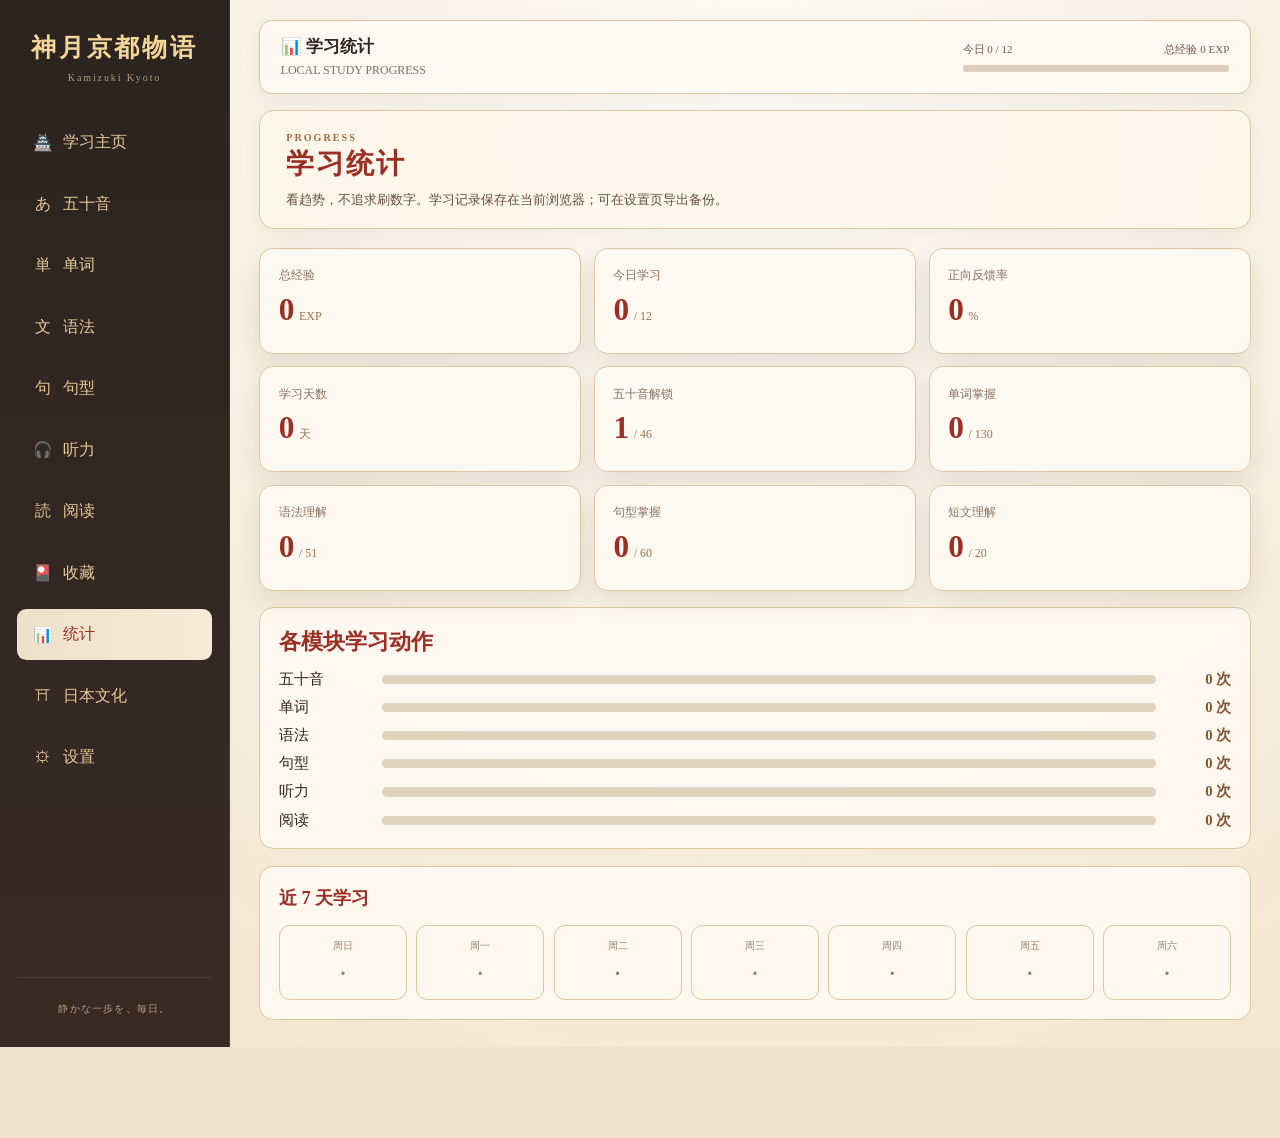
<file: pages/stats.html>
<!DOCTYPE html><html lang="zh-CN"><head><meta charset="UTF-8"><meta name="viewport" content="width=device-width,initial-scale=1,viewport-fit=cover"><meta name="theme-color" content="#2b221e"><meta name="apple-mobile-web-app-capable" content="yes"><meta name="apple-mobile-web-app-status-bar-style" content="black-translucent"><title>神月京都物语 · 学习统计</title><link rel="manifest" href="../manifest.webmanifest"><link rel="apple-touch-icon" href="../images/icon-192.png"><link rel="stylesheet" href="../css/style.css"></head><body data-page="stats"><div class="app-shell"><aside id="sidebar"></aside><main class="main-stage"><header class="topbar"><div class="player-info"><div class="player-name">📊 学习统计</div><div class="player-level">LOCAL STUDY PROGRESS</div></div><div class="header-progress"><div class="header-progress-line"><span data-header-daily>今日 0 / 12</span><span data-header-exp>总经验 0 EXP</span></div><div class="exp-bar"><div class="exp-value" data-header-bar></div></div></div></header><section class="page-hero compact"><div><span class="section-kicker">PROGRESS</span><h1>学习统计</h1><p>看趋势，不追求刷数字。学习记录保存在当前浏览器；可在设置页导出备份。</p></div></section><section class="stats-grid" id="stats-grid"></section><section class="module-breakdown"><h2>各模块学习动作</h2><div class="module-bars" id="module-bars"></div></section><section class="stats-panel"><h2>近 7 天学习</h2><div class="week-strip" id="week-strip"></div></section></main></div><script src="../js/shared.js"></script><script src="../js/stats.js"></script></body></html>
</file>
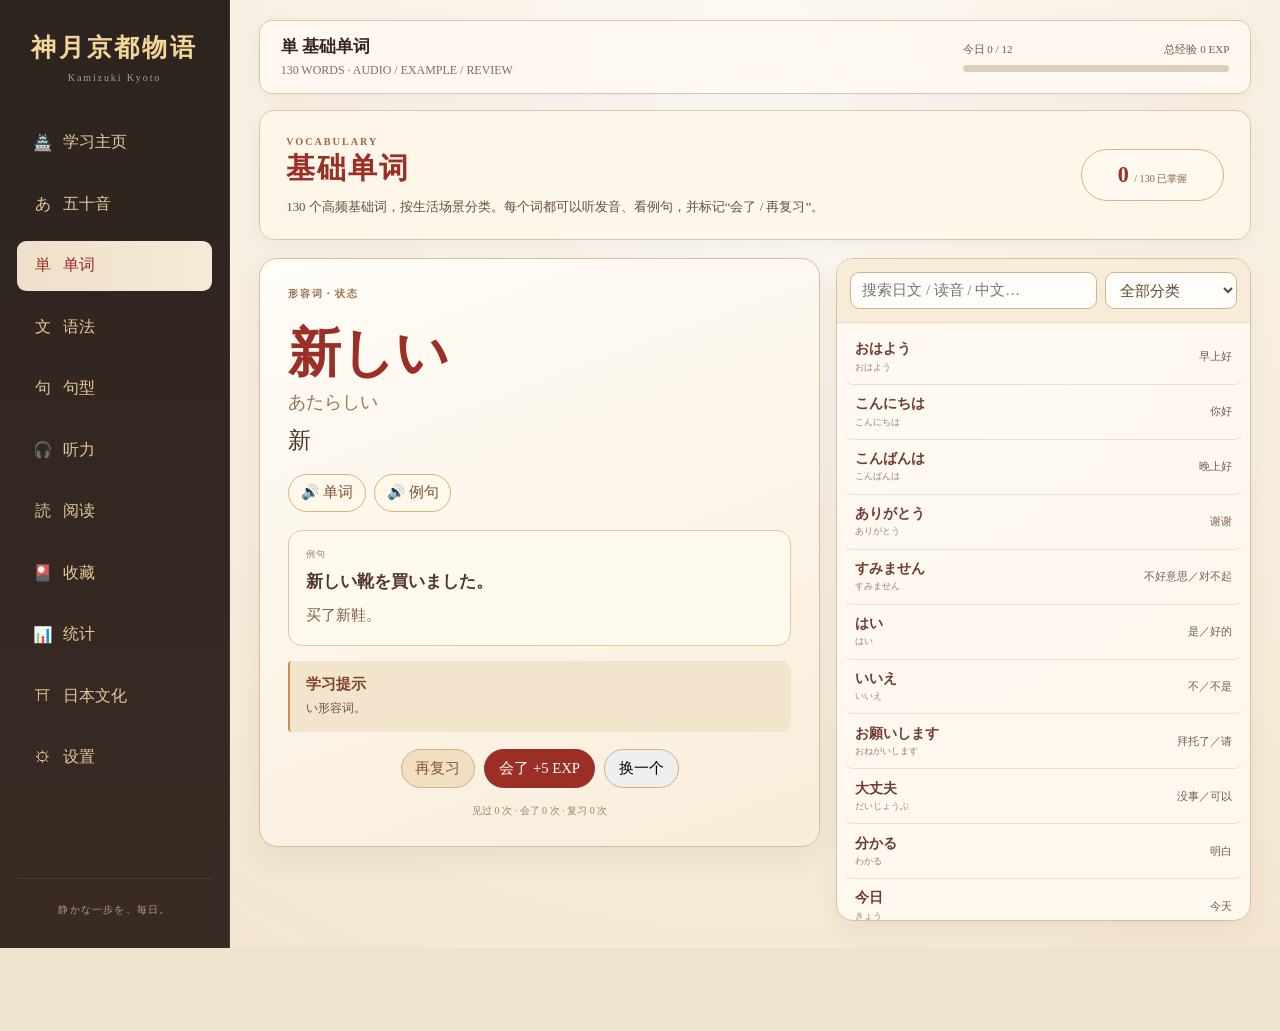
<file: pages/vocabulary.html>
<!DOCTYPE html>
<html lang="zh-CN">
<head>
  <meta charset="UTF-8">
  <meta name="viewport" content="width=device-width,initial-scale=1,viewport-fit=cover">
  <meta name="theme-color" content="#2b221e"><meta name="apple-mobile-web-app-capable" content="yes"><meta name="apple-mobile-web-app-status-bar-style" content="black-translucent">
  <title>神月京都物语 · 単 基础单词</title><link rel="manifest" href="../manifest.webmanifest"><link rel="apple-touch-icon" href="../images/icon-192.png">
  <link rel="stylesheet" href="../css/style.css">
</head>
<body data-page="vocab">
<div class="app-shell">
  <aside id="sidebar"></aside>
  <main class="main-stage">
    <header class="topbar">
      <div class="player-info">
        <div class="player-name">単 基础单词</div>
        <div class="player-level">130 WORDS · AUDIO / EXAMPLE / REVIEW</div>
      </div>
      <div class="header-progress">
        <div class="header-progress-line"><span data-header-daily>今日 0 / 12</span><span data-header-exp>总经验 0 EXP</span></div>
        <div class="exp-bar"><div class="exp-value" data-header-bar></div></div>
      </div>
    </header>
    
<section class="page-hero study-hero">
  <div><span class="section-kicker">VOCABULARY</span><h1>基础单词</h1><p>130 个高频基础词，按生活场景分类。每个词都可以听发音、看例句，并标记“会了 / 再复习”。</p></div>
  <div class="hero-chip"><b id="vocab-known">0</b><span>/ 130 已掌握</span></div>
</section>

<section class="workspace two-column">
  <section class="focus-panel" id="vocab-focus"></section>
  <aside class="library-panel">
    <div class="library-toolbar">
      <input id="vocab-search" type="search" placeholder="搜索日文 / 读音 / 中文…">
      <select id="vocab-category"><option value="all">全部分类</option></select>
    </div>
    <div class="library-list" id="vocab-list"></div>
  </aside>
</section>

  </main>
</div>
<script src="../js/shared.js"></script>
<script src="../js/vocabulary.js"></script>
</body>
</html>
</file>
<file: css/style.css>
:root{
  --bg:#efe2ce;--paper:#fffaf0;--paper2:#f7ead6;--ink:#34251e;--muted:#876c5c;
  --red:#9b2e25;--red-dark:#7d1d17;--gold:#c89a4a;--line:#dcc7a0;
  --sidebar:#2c241f;--sidebar2:#3a2a24;--shadow:0 10px 28px rgba(65,41,24,.10);
}
*{box-sizing:border-box}html,body{margin:0;min-height:100%}html{background:var(--bg)}
body{color:var(--ink);background:linear-gradient(135deg,#e8dcc8,#f7f0e5);font-family:"Yu Mincho","Hiragino Mincho ProN","Microsoft YaHei",serif}
button,input,select{font:inherit}.app-shell{min-height:100vh;display:grid;grid-template-columns:250px minmax(0,1fr)}
.sidebar{min-height:100vh;padding:30px 18px;color:#f4dfb5;background:linear-gradient(180deg,var(--sidebar),var(--sidebar2));border-right:1px solid rgba(255,255,255,.08)}
.logo-area{padding:4px 8px 38px;text-align:center}.logo-jp{color:#f4d69a;font-size:27px;font-weight:800;letter-spacing:3px}.logo-en{margin-top:8px;font-size:11px;letter-spacing:2px;opacity:.65}
.menu{display:flex;flex-direction:column;gap:12px}.menu-item{width:100%;display:flex;align-items:center;gap:10px;padding:16px 18px;border:0;border-radius:10px;color:#e5c998;background:transparent;font-size:17px;text-align:left;cursor:pointer}
.menu-item:hover{background:rgba(255,255,255,.07)}.menu-item.active{color:var(--red);background:linear-gradient(90deg,#eee0ca,#f7ead6)}.menu-icon{width:22px;flex:0 0 22px;text-align:center}
.main-stage{min-width:0;min-height:100vh;padding:22px 32px 30px;background:radial-gradient(circle at 50% 10%,rgba(255,255,255,.78),rgba(244,230,207,.84)),#f4e8d5}
.topbar{min-height:80px;padding:14px 22px;display:flex;justify-content:flex-end;gap:42px;align-items:center;background:rgba(255,250,242,.84);border:1px solid var(--line);border-radius:14px;box-shadow:0 5px 18px rgba(74,47,30,.06)}
.player-info{margin-right:auto}.player-name{font-size:18px;font-weight:800}.player-level{margin-top:5px;color:var(--muted);font-size:13px}.top-exp{width:260px;max-width:42vw;font-size:13px}
.exp-bar{height:8px;margin-top:8px;overflow:hidden;border-radius:999px;background:#ddcdbb}.exp-value{width:0;height:100%;background:linear-gradient(90deg,#b33a2d,#d99b55);transition:width .25s ease}
.study-header{margin-top:22px;text-align:center}.study-header h1{margin:0;color:var(--red);font-size:30px;letter-spacing:5px}.study-progress{width:150px;margin:12px auto 0;padding:7px 12px;color:white;background:linear-gradient(180deg,#b72119,#8d160f);border-radius:999px;font-size:17px}
.study-layout{width:100%;max-width:1420px;margin:20px auto 0;display:grid;grid-template-columns:minmax(250px,.82fr) minmax(490px,1.35fr) minmax(280px,.9fr);gap:24px;align-items:center}
.ayano-panel{width:100%;display:flex;flex-direction:column;align-items:center;gap:16px}.character-card{width:100%;text-align:center}.character-avatar-wrap{width:min(250px,100%);height:300px;margin:0 auto;overflow:hidden;border:1px solid rgba(166,120,82,.35);border-radius:18px;background:#ecd8c3;box-shadow:var(--shadow)}
.character-avatar{width:100%;height:100%;object-fit:cover;object-position:center top;display:block}.character-name{margin-top:12px;color:var(--red);font-size:26px;font-weight:800}.character-jp{margin-top:2px;font-size:17px;letter-spacing:6px}.character-note{margin-top:7px;color:var(--muted);font-size:13px}
.dialogue-box{width:100%;padding:16px 18px;background:#fff7e9;border:1px solid #cfa55e;border-radius:12px;box-shadow:0 8px 20px rgba(70,40,20,.1);line-height:1.65}.dialogue-speaker{color:var(--red);font-weight:800}.dialogue-text{margin-top:6px;font-size:15px}.dialogue-text-cn{margin-top:6px;color:#6f594b;font-size:13px}
.lesson-column{min-width:0}.card-stage{min-height:560px;display:grid;grid-template-columns:60px minmax(340px,1fr) 60px;gap:12px;align-items:center}#lesson-area{min-width:0;display:flex;justify-content:center;align-items:center}
.start-panel,.complete-panel,.listening-panel{width:min(430px,100%);min-height:480px;padding:54px 36px;text-align:center;background:var(--paper);border:4px double var(--gold);border-radius:20px;box-shadow:0 15px 40px rgba(70,45,28,.14)}
.start-mark,.complete-mark{width:88px;height:88px;margin:0 auto 24px;display:grid;place-items:center;border-radius:50%;background:var(--red);color:white;font-size:42px}
.start-panel h2,.complete-panel h2,.listening-panel h2{margin:0;color:var(--red);font-size:28px}.start-panel p,.complete-panel p,.listening-panel p{color:var(--muted);line-height:1.7}.start-actions{margin-top:24px;display:flex;justify-content:center;gap:10px;flex-wrap:wrap}
.start-button,.settings-button{border:0;border-radius:999px;padding:12px 22px;color:white;background:var(--red);cursor:pointer;box-shadow:0 7px 16px rgba(117,20,14,.16)}.start-button:hover,.settings-button:hover{background:var(--red-dark);transform:translateY(-1px)}
.start-button.secondary,.settings-button.secondary{color:#7d4e30;background:#f1dfc3;border:1px solid #d4b078;box-shadow:none}
.nav-button{width:54px;height:54px;padding:0;border:0;border-radius:50%;color:white;background:var(--red);font-size:27px;cursor:pointer;box-shadow:0 7px 18px rgba(94,28,20,.16)}.nav-button:disabled{opacity:.22;cursor:default}
.flip-card{width:min(420px,100%);height:520px;perspective:1000px;cursor:pointer}.flip-inner{width:100%;height:100%;position:relative;transition:transform .65s;transform-style:preserve-3d}.flip-card.flipped .flip-inner{transform:rotateY(180deg)}
.flip-front,.flip-back{position:absolute;inset:0;backface-visibility:hidden;display:flex;flex-direction:column;align-items:center;justify-content:center;padding:28px;background:linear-gradient(180deg,#fffdf8,#fff4df);border:5px double #cba34f;border-radius:18px;box-shadow:0 16px 40px rgba(77,50,31,.16)}
.flip-back{transform:rotateY(180deg)}.card-decoration{color:#95642a;font-size:12px;letter-spacing:3px}.card-main-kana{margin:18px 0 4px;line-height:1;color:#9c1713;font-size:122px}.tap-tip{margin-top:34px;color:#9b7650;font-size:14px;letter-spacing:2px}
.card-katakana{margin-top:18px;color:var(--red);font-size:56px}.card-romaji{margin-top:4px;font:34px Georgia,serif}.divider{width:44px;height:2px;margin:15px auto;background:#d6b475}.word-area{font-size:17px;line-height:1.6}
.audio-practice-row{margin-top:18px;display:flex;gap:8px;flex-wrap:wrap;justify-content:center}.audio-practice-button{padding:9px 12px;border:1px solid #d1ad72;border-radius:999px;color:#7d4e30;background:#fff7e7;cursor:pointer}
.study-actions{margin-top:18px;display:flex;gap:10px;flex-wrap:wrap;justify-content:center}.study-action{padding:10px 15px;border-radius:999px;border:1px solid #d4b078;cursor:pointer}.study-action.retry{background:#f1dfc3;color:#805337}.study-action.remember{background:var(--red);color:white;border-color:var(--red)}.card-level{margin-top:15px;color:#846a58;font-size:12px}
.quiz-kicker{color:#9b7650;font-size:12px;letter-spacing:2px}.listen-main-button{margin:16px 0 22px;padding:14px 22px;border:0;border-radius:999px;color:white;background:var(--red);cursor:pointer}.listen-options{display:grid;grid-template-columns:repeat(2,1fr);gap:12px}
.listen-option{min-height:90px;border:1px solid #d7b47b;border-radius:14px;background:#fff9ed;color:var(--red);font-size:42px;cursor:pointer}.listen-option.correct{background:#e8f1df;border-color:#7da05b}.listen-option.wrong{background:#f5d9d5;border-color:#b44b41}
.quiz-feedback{min-height:55px;margin-top:16px;color:#684f3e}.quiz-next{margin-left:10px}.quiz-exit{margin-top:12px;border:0;background:transparent;color:#8f6c51;cursor:pointer;text-decoration:underline}
.study-note{min-height:500px;padding:26px 24px;background:rgba(255,249,237,.88);border:1px solid #d8c19b;border-radius:12px;box-shadow:var(--shadow)}.note-section h2{margin:0 0 10px;color:var(--red);font-size:18px}.note-section{color:#5f4b3c;font-size:14px;line-height:1.75}.note-divider{height:1px;margin:22px 0;background:linear-gradient(90deg,transparent,#c9a66d,transparent)}
.footer-quote{width:620px;max-width:90%;margin:16px auto 0;padding:12px 18px;color:#9c743d;text-align:center;border-top:1px solid #d2b789;font-size:14px;letter-spacing:3px}
.page-hero{margin-top:18px;padding:22px 28px;background:rgba(255,248,235,.82);border:1px solid var(--line);border-radius:16px;box-shadow:0 4px 18px rgba(74,47,30,.06)}.page-hero.compact{padding-top:18px;padding-bottom:18px}
.page-badge{display:inline-block;padding:5px 12px;margin-bottom:9px;border-radius:999px;background:var(--red);color:white;font-size:12px}.page-hero h1{margin:0 0 8px;color:var(--red);font-size:30px;letter-spacing:2px}.page-hero p{margin:0;color:#654d3b;font-size:14px;line-height:1.75}.page-message{padding:50px 20px;text-align:center;color:var(--muted)}
.collection-page{margin-top:24px}.collection-grid{display:block;max-width:1180px;margin:0 auto}.kana-group-section{margin-bottom:38px}.kana-group-header{display:flex;align-items:center;justify-content:space-between;margin-bottom:14px;padding:0 8px 12px;border-bottom:1px solid rgba(155,92,41,.28)}
.kana-group-title{color:#7f3128;font-size:25px;font-weight:800;letter-spacing:.08em}.kana-group-progress{min-width:66px;padding:6px 12px;border:1px solid #d3ae77;border-radius:999px;color:#805337;background:#fff8ec;text-align:center;font-weight:800}
.kana-group-grid{display:grid;grid-template-columns:repeat(5,minmax(0,1fr));gap:16px}.collection-card{min-height:220px;padding:16px 12px;display:flex;flex-direction:column;align-items:center;justify-content:center;border:4px double #c99b42;border-radius:18px;background:#fff9ee;box-shadow:0 10px 25px rgba(70,40,20,.10);text-align:center}
.collection-card.active{cursor:pointer;transition:transform .18s,box-shadow .18s}.collection-card.active:hover{transform:translateY(-4px);box-shadow:0 16px 30px rgba(70,40,20,.16)}.collection-card.locked{opacity:.5}.collection-card-group{color:#aa8a70;font-size:11px}.collection-lock{margin:5px 0}.collection-hiragana{color:#922f28;font-size:60px;line-height:1.05}.collection-card.locked .collection-hiragana{color:#9a9187}.collection-katakana{margin-top:4px;color:#a04b42;font-size:22px}.collection-romaji{margin-top:7px;color:#785745;font-size:17px;font-weight:800}.collection-word{margin-top:10px;color:#876f5d;font-size:13px}.collection-exp{margin-top:10px;color:#a47f5e;font-size:11px}
.detail-page{max-width:1050px;margin:24px auto}.detail-card{padding:28px;background:var(--paper);border:1px solid var(--line);border-radius:18px;box-shadow:var(--shadow);text-align:center}.detail-kicker{color:#9b7650;font-size:12px;letter-spacing:2px}.detail-kana{color:var(--red);font-size:118px;line-height:1.05}.detail-katakana{color:#a04b42;font-size:42px}.detail-roma{font:28px Georgia,serif}
.detail-audio{margin:18px 0;display:flex;gap:10px;justify-content:center;flex-wrap:wrap}.detail-audio button{padding:10px 14px;border:1px solid #d1ad72;border-radius:999px;background:#fff6e5;cursor:pointer}.detail-grid{margin-top:22px;display:grid;grid-template-columns:repeat(2,1fr);gap:14px;text-align:left}.detail-grid article{padding:16px;border:1px solid #e1ccb0;border-radius:12px;background:#fffaf2}.detail-grid h3{margin:0 0 8px;color:var(--red);font-size:16px}.detail-grid p{margin:0;line-height:1.7;color:#654d3b}.plain-link{color:var(--red);text-decoration:none}
.culture-tabs{margin-top:18px;display:flex;gap:10px;flex-wrap:wrap}.culture-tab,.era-btn{padding:9px 14px;border:1px solid #d5b47d;border-radius:999px;background:linear-gradient(180deg,#fffaf0,#f0e0c3);color:#7a2d1f;cursor:pointer}.culture-tab.active,.era-btn.active{color:white;background:var(--red);border-color:var(--red)}
.culture-content-wrap{margin-top:20px}.culture-section{display:none}.culture-section.active{display:block}.culture-feature-image{width:540px;max-width:100%;height:190px;margin:0 auto 20px;overflow:hidden;border:1px solid #d5b47d;border-radius:16px;background:#eadcc6;box-shadow:0 8px 20px rgba(65,42,24,.08)}
.culture-feature-image.image-missing::after{content:"神月京都物语";height:100%;display:grid;place-items:center;color:#9b7650;letter-spacing:4px}.culture-feature-image img{width:100%;height:100%;object-fit:cover;display:block}.culture-section-title{margin-bottom:16px;color:var(--red);font-size:25px;font-weight:800}.culture-grid{display:grid;grid-template-columns:repeat(3,1fr);gap:16px}.culture-card{padding:21px 20px;background:linear-gradient(180deg,#fffdf7,#f8edda);border:1px solid #d8b272;border-radius:16px;box-shadow:0 8px 20px rgba(70,45,25,.07)}.culture-card-icon{font-size:28px}.culture-card h3{margin:10px 0 5px;color:var(--red);font-size:20px}.culture-jp{color:#987250;font-size:12px}.culture-card p{margin:10px 0 0;color:#5d4736;line-height:1.75;font-size:14px}
.stats-grid{margin-top:20px;display:grid;grid-template-columns:repeat(4,1fr);gap:14px}.stat-card{padding:20px;border:1px solid var(--line);border-radius:15px;background:rgba(255,250,242,.9);box-shadow:var(--shadow)}.stat-label{color:#8b705e;font-size:13px}.stat-value{margin-top:8px;color:var(--red);font-size:30px;font-weight:800}.stat-value span{margin-left:5px;color:#987250;font-size:13px;font-weight:400}.stats-panel{margin-top:18px;padding:20px;border:1px solid var(--line);border-radius:15px;background:rgba(255,250,242,.9)}.stats-panel h2{margin:0 0 16px;color:var(--red);font-size:20px}.week-strip{display:grid;grid-template-columns:repeat(7,1fr);gap:10px}.day-dot{min-height:82px;padding:10px;display:grid;place-items:center;border:1px solid #dfc7a3;border-radius:12px;color:#9a8069}.day-dot.active{background:#f2e2c8;color:var(--red);border-color:#c99b42}.day-dot span{font-size:11px}.day-dot b{font-size:22px}
.settings-panel{max-width:900px;margin:20px auto;padding:22px;border:1px solid var(--line);border-radius:16px;background:rgba(255,250,242,.9);box-shadow:var(--shadow)}.setting-row{padding:18px 0;display:flex;align-items:center;gap:20px;border-bottom:1px solid #ead9c0}.setting-row>span{flex:1}.setting-row strong{display:block;color:var(--red)}.setting-row small{display:block;margin-top:5px;color:#8b705e}.setting-row select{min-width:130px;padding:9px 12px;border:1px solid #d1b48b;border-radius:10px;background:#fffaf0}.setting-row input[type="range"]{width:220px}.setting-row output{width:45px;color:#8b6546}.setting-actions{margin-top:22px;display:flex;gap:10px;flex-wrap:wrap}.settings-button.danger{background:#7a302b}
.global-toast{position:fixed;left:50%;bottom:28px;z-index:9999;transform:translate(-50%,18px);padding:11px 18px;border-radius:999px;background:rgba(45,34,29,.94);color:white;opacity:0;pointer-events:none;transition:.18s;box-shadow:0 8px 24px rgba(0,0,0,.2)}.global-toast.show{opacity:1;transform:translate(-50%,0)}
@media(min-width:1251px){body{zoom:.90}}
@media(max-width:1200px){.app-shell{grid-template-columns:220px minmax(0,1fr)}.study-layout{grid-template-columns:235px minmax(440px,1fr)}.study-note{display:none}.kana-group-grid{grid-template-columns:repeat(4,minmax(0,1fr))}}
@media(max-width:820px){
  body{background:#f4e8d5}.app-shell{display:block}.sidebar{min-height:0;padding:10px 12px;position:sticky;top:0;z-index:100;display:flex;align-items:center;gap:12px;border-right:0;border-bottom:1px solid rgba(255,255,255,.08)}
  .logo-area{flex:0 0 auto;padding:0 4px;text-align:left}.logo-jp{font-size:17px;letter-spacing:1px}.logo-en{display:none}.menu{min-width:0;flex:1;flex-direction:row;gap:7px;overflow-x:auto;scrollbar-width:none}.menu::-webkit-scrollbar{display:none}.menu-item{width:auto;flex:0 0 auto;padding:9px 11px;border-radius:999px;font-size:13px;white-space:nowrap}.menu-icon{width:auto;flex-basis:auto}
  .main-stage{padding:14px 14px 28px}.topbar{min-height:68px;padding:12px 14px;gap:12px}.top-exp{display:none}.study-header{margin-top:18px}.study-header h1{font-size:25px;letter-spacing:3px}.study-layout{display:flex;flex-direction:column;gap:18px;margin-top:16px}.ayano-panel{order:2}.lesson-column{order:1;width:100%}.study-note{display:block;order:3;width:100%;min-height:0}.character-avatar-wrap{height:250px}
  .card-stage{min-height:500px;grid-template-columns:42px minmax(0,1fr) 42px;gap:7px}.nav-button{width:40px;height:40px;font-size:22px}.start-panel,.complete-panel,.listening-panel{min-height:430px;padding:38px 22px}.flip-card{height:480px}.card-main-kana{font-size:108px}
  .kana-group-grid{grid-template-columns:repeat(3,minmax(0,1fr));gap:10px}.collection-card{min-height:190px}.culture-grid{grid-template-columns:1fr}.stats-grid{grid-template-columns:repeat(2,1fr)}.detail-grid{grid-template-columns:1fr}
}
@media(max-width:520px){
  .player-name{font-size:15px}.player-level{font-size:11px}.page-hero{padding:18px}.page-hero h1{font-size:24px}.card-stage{grid-template-columns:34px minmax(0,1fr) 34px}.nav-button{width:32px;height:32px;font-size:18px}.flip-card{height:450px}.flip-front,.flip-back{padding:20px}
  .kana-group-grid{grid-template-columns:repeat(2,minmax(0,1fr))}.collection-hiragana{font-size:52px}.week-strip{gap:5px}.day-dot{min-height:68px;padding:6px}.setting-row{align-items:flex-start;flex-direction:column}.setting-row input[type="range"]{width:100%}
}

/* V1.1 Reading + backup refinements */
.reading-module{background:linear-gradient(160deg,#fff8e9,#efe2c9)}
.reading-title{font-size:30px;color:var(--red);margin:4px 0 18px}.reading-text{padding:22px;border:1px solid var(--line);border-radius:16px;background:#fffaf0;font-size:19px;line-height:2;letter-spacing:.03em}.reading-translation{margin-top:14px;padding:16px 18px;border-left:3px solid var(--gold);background:#f7ead6;color:#624c3d;line-height:1.8}.audio-pill.subtle{background:#f6ead6;color:#7c5437}.keyword-strip{display:flex;gap:9px;flex-wrap:wrap;margin:18px 0}.keyword-strip span{padding:8px 10px;border-radius:10px;background:#f4e5cd;color:#705440;font-size:12px}.keyword-strip b{display:block;color:var(--red);font-size:14px;margin-bottom:2px}.reading-question{margin-top:18px;padding:18px;border:1px solid #dcc49c;border-radius:16px;background:#fffdf8}.reading-question>span{font-size:11px;letter-spacing:.14em;color:#9a7656}.reading-question h3{margin:7px 0 14px;color:#5a3e2d}.reading-options{display:grid;grid-template-columns:repeat(2,1fr);gap:9px}.reading-options button{padding:11px 12px;border:1px solid #d8b77f;border-radius:11px;background:#fff8eb;color:#643f2d;cursor:pointer}.reading-options button.correct{background:#e7efdf;border-color:#73975e}.reading-options button.wrong{background:#f5d8d3;border-color:#b75649}.backup-panel{max-width:980px;margin:18px auto;padding:20px;border:1px solid var(--line);border-radius:16px;background:rgba(255,250,242,.9)}.backup-panel h2{margin:0 0 8px;color:var(--red)}.backup-panel p{color:#725a49;line-height:1.7}.backup-actions{display:flex;gap:10px;flex-wrap:wrap;margin-top:14px}.import-label{display:inline-flex;align-items:center}.import-label input{display:none}.module-breakdown{margin-top:18px;padding:20px;border:1px solid var(--line);border-radius:16px;background:rgba(255,250,242,.9)}.module-breakdown h2{margin:0 0 14px;color:var(--red)}.module-bars{display:grid;gap:10px}.module-bar{display:grid;grid-template-columns:100px 1fr 70px;gap:12px;align-items:center}.module-bar-track{height:10px;border-radius:999px;background:#e2d3bf;overflow:hidden}.module-bar-fill{height:100%;background:linear-gradient(90deg,#9b2e25,#d6a05a)}.module-bar b{text-align:right;color:#80563b}
@media(max-width:520px){.reading-text{font-size:17px;padding:16px}.reading-options{grid-template-columns:1fr}.module-bar{grid-template-columns:70px 1fr 50px}}

/* =========================================================
   KAMIZUKI KYOTO V1.1 LEARNING SUITE
   Dashboard / study workspaces / responsive polish
========================================================= */
.sidebar{position:relative;display:flex;flex-direction:column}
.sidebar-foot{margin-top:auto;padding:26px 12px 4px;text-align:center;color:#b89d7a;font-size:11px;letter-spacing:.12em;border-top:1px solid rgba(255,255,255,.08)}
.menu-item{text-decoration:none}
.header-progress{width:290px;max-width:42vw}.header-progress-line{display:flex;justify-content:space-between;gap:18px;color:#6f5948;font-size:12px}

/* Dashboard */
.hero-dashboard{max-width:1380px;margin:24px auto 0;padding:34px 38px;display:grid;grid-template-columns:minmax(0,1.35fr) minmax(300px,.65fr);gap:34px;align-items:center;overflow:hidden;position:relative;border:1px solid var(--line);border-radius:24px;background:linear-gradient(135deg,rgba(255,252,246,.98),rgba(242,224,196,.88));box-shadow:0 16px 44px rgba(64,42,26,.10)}
.hero-dashboard::before{content:"月";position:absolute;right:-40px;top:-100px;font-size:300px;line-height:1;color:rgba(155,46,37,.045);font-weight:800;pointer-events:none}
.eyebrow,.section-kicker{display:inline-block;color:#a2683c;font-size:11px;letter-spacing:.2em;font-weight:800;text-transform:uppercase}
.hero-copy h1{margin:12px 0 16px;font-size:46px;line-height:1.18;color:#37261f;letter-spacing:.02em}.hero-copy h1 span{color:var(--red)}
.hero-copy p{max-width:720px;margin:0;color:#654e3e;line-height:1.85;font-size:15px}.hero-actions{display:flex;gap:11px;flex-wrap:wrap;margin-top:24px}
.primary-action,.secondary-action{display:inline-flex;align-items:center;justify-content:center;min-height:44px;padding:10px 20px;border-radius:999px;text-decoration:none;font-weight:800;cursor:pointer}
.primary-action{border:1px solid var(--red);background:var(--red);color:#fff;box-shadow:0 7px 18px rgba(122,37,29,.16)}.primary-action:hover{background:var(--red-dark)}
.secondary-action{border:1px solid #d3ae77;background:#fff8eb;color:#7b4f30}.secondary-action:hover{background:#f2e1c5}
.hero-ayano-card{position:relative;z-index:1;padding:14px;border:1px solid rgba(185,139,77,.52);border-radius:22px;background:rgba(255,250,242,.76);box-shadow:0 12px 32px rgba(72,44,26,.12)}
.hero-ayano-image{height:260px;overflow:hidden;border-radius:16px;background:#ead8c3}.hero-ayano-image img{width:100%;height:100%;object-fit:cover;object-position:center 25%;display:block}
.hero-ayano-copy{padding:13px 8px 5px}.hero-ayano-name{color:var(--red);font-size:23px;font-weight:800}.hero-ayano-name span{margin-left:5px;color:#876b58;font-size:13px;font-weight:500}.hero-ayano-copy p{margin:8px 0 4px;color:#4c392d}.hero-ayano-copy small{color:#8a6c58;line-height:1.6}

.today-panel,.module-section,.learning-principles{max-width:1380px;margin:22px auto 0;padding:26px 28px;border:1px solid var(--line);border-radius:20px;background:rgba(255,250,242,.84);box-shadow:0 9px 28px rgba(64,42,26,.06)}
.section-heading{display:flex;align-items:flex-end;justify-content:space-between;gap:20px;margin-bottom:18px}.section-heading h2{margin:4px 0 0;color:#502f24;font-size:26px}.section-heading>p{margin:0;color:#8b705e;font-size:13px}.today-total{font-size:22px;font-weight:800;color:var(--red)}
.daily-progress-track{height:9px;overflow:hidden;border-radius:999px;background:#e3d3bf;margin-bottom:18px}.daily-progress-track>div{height:100%;width:0;background:linear-gradient(90deg,var(--red),#d6a05a);transition:width .25s ease}
.daily-module-grid{display:grid;grid-template-columns:repeat(6,minmax(0,1fr));gap:11px}.daily-module{min-width:0;padding:14px;display:grid;grid-template-columns:42px 1fr auto;gap:10px;align-items:center;border:1px solid #e0c8a4;border-radius:14px;background:#fffaf1}.daily-icon{width:40px;height:40px;display:grid;place-items:center;border-radius:50%;background:#f0dfc4;color:var(--red);font-size:20px;font-weight:800}.daily-module strong{display:block;color:#5d3d2c}.daily-module small{display:block;margin-top:2px;color:#96785f;font-size:10px}.daily-module b{color:var(--red);font-size:20px}
.module-grid{display:grid;grid-template-columns:repeat(3,minmax(0,1fr));gap:14px}.module-card{position:relative;min-height:215px;padding:21px 20px 19px;display:flex;flex-direction:column;border:1px solid #ddc29a;border-radius:18px;background:linear-gradient(160deg,#fffdf8,#f7ead6);text-decoration:none;color:inherit;box-shadow:0 8px 18px rgba(64,42,26,.05);transition:transform .18s ease,box-shadow .18s ease,border-color .18s ease}.module-card:hover{transform:translateY(-4px);box-shadow:0 15px 30px rgba(64,42,26,.11);border-color:#c79b5d}.module-symbol{width:52px;height:52px;display:grid;place-items:center;border-radius:14px;background:#9b2e25;color:#fff;font-size:25px;font-weight:800}.module-index{position:absolute;right:18px;top:18px;color:#c8aa83;font:700 13px Georgia,serif}.module-card h3{margin:16px 0 7px;color:#632f26;font-size:20px}.module-card p{margin:0;color:#705847;font-size:13px;line-height:1.72}.module-card>span:last-child{margin-top:auto;padding-top:15px;color:#9b2e25;font-size:12px;font-weight:800}.vocab-module .module-symbol{background:#8e5a2f}.grammar-module .module-symbol{background:#775140}.pattern-module .module-symbol{background:#a45d49}.listening-module .module-symbol{background:#64516f}.reading-module .module-symbol{background:#82633c}.culture-module .module-symbol{background:#7a5334}
.principle-grid{display:grid;grid-template-columns:repeat(3,1fr);gap:14px}.principle-grid article{padding:19px;border-radius:15px;background:#fff8eb;border:1px solid #e2cba7}.principle-grid b{font:700 12px Georgia,serif;color:#b58b56}.principle-grid h3{margin:7px 0;color:#6e382b}.principle-grid p{margin:0;color:#755e4d;line-height:1.75;font-size:13px}

/* Study hero */
.page-hero.study-hero{display:flex;justify-content:space-between;align-items:center;gap:24px}.study-hero>div:first-child{max-width:800px}.study-hero h1{font-size:32px}.hero-chip{min-width:155px;padding:13px 16px;display:flex;align-items:baseline;justify-content:center;gap:6px;border:1px solid #d7b57f;border-radius:999px;background:#fff9ef;color:#846145}.hero-chip b{color:var(--red);font-size:24px}.hero-chip span{font-size:11px}

/* Two-column learning workspace */
.workspace{max-width:1380px;margin:20px auto 0}.workspace.two-column{display:grid;grid-template-columns:minmax(0,1.15fr) minmax(330px,.85fr);gap:18px;align-items:start}
.focus-panel{min-height:610px;padding:30px;border:1px solid #d9be96;border-radius:20px;background:linear-gradient(160deg,#fffdf8,#f9edda);box-shadow:0 12px 34px rgba(64,42,26,.08)}
.focus-kicker{color:#9a724e;font-size:11px;font-weight:800;letter-spacing:.18em}.vocab-word{margin-top:24px;color:var(--red);font-size:58px;font-weight:800;line-height:1.15}.vocab-reading{margin-top:5px;color:#9b7352;font-size:20px}.vocab-meaning{margin-top:12px;font-size:25px;color:#4b362c}
.focus-audio-row{display:flex;gap:9px;flex-wrap:wrap;margin:20px 0}.audio-pill,.inline-audio{border:1px solid #d5b47d;background:#fff8eb;color:#7b4f30;cursor:pointer}.audio-pill{padding:9px 13px;border-radius:999px}.inline-audio{width:34px;height:34px;border-radius:50%;float:right}
.example-block{margin-top:18px;padding:18px;border-radius:15px;background:#fff9ee;border:1px solid #e1c89f}.example-block>span,.shadow-practice>span{display:block;margin-bottom:8px;color:#a17650;font-size:10px;letter-spacing:.15em}.example-block strong{display:block;color:#4f372b;font-size:18px;line-height:1.75}.example-block p{margin:7px 0 0;color:#7a5f4b;line-height:1.7}.example-block.large strong{font-size:21px}.example-with-audio{display:flex;align-items:center;gap:10px}.example-with-audio strong{flex:1}
.study-note-box{margin-top:16px;padding:15px 17px;border-left:3px solid #c5904f;background:#f3e4cc;border-radius:4px 12px 12px 4px}.study-note-box b{color:#7d4030}.study-note-box p{margin:5px 0 0;color:#6b5545;line-height:1.72;font-size:13px}
.shadow-practice{margin-top:16px;padding:15px 17px;border:1px dashed #c9a06b;border-radius:14px;background:#fffaf2}.shadow-practice small{display:block;margin-top:8px;color:#92745e}
.mini-progress{margin-top:17px;color:#9a806b;font-size:11px;text-align:center}
.library-panel{max-height:720px;display:flex;flex-direction:column;border:1px solid #d8c09c;border-radius:18px;background:rgba(255,250,242,.9);box-shadow:0 10px 28px rgba(64,42,26,.06);overflow:hidden}.library-toolbar{padding:14px;display:flex;gap:8px;border-bottom:1px solid #ead9c0;background:#f8ecd9}.library-toolbar input,.library-toolbar select{min-width:0;padding:10px 12px;border:1px solid #d1b48b;border-radius:10px;background:#fffdf9;color:#5f4738;outline:none}.library-toolbar input{flex:1}.library-toolbar select{max-width:155px}.library-list{overflow:auto;max-height:650px;padding:7px}
.library-item{width:100%;padding:11px 12px;display:flex;align-items:center;gap:10px;border:0;border-bottom:1px solid #eee0cc;background:transparent;color:#5a4031;text-align:left;cursor:pointer;border-radius:9px}.library-item:hover,.library-item.active{background:#f1e0c5}.library-main{min-width:0;flex:1}.library-main b{display:block;color:#70392d;font-size:15px}.library-main small{display:block;margin-top:3px;color:#9b806b;font-size:10px;white-space:nowrap;overflow:hidden;text-overflow:ellipsis}.library-meaning{color:#735a48;font-size:12px}.library-item i{color:#6e8a52;font-style:normal;font-weight:800}
.grammar-title,.pattern-title{margin:20px 0 14px;color:var(--red);font-size:34px}.formation-box{padding:16px 18px;border:1px solid #d6b47d;border-radius:14px;background:#fff8eb}.formation-box span{display:block;color:#a17855;font-size:10px;letter-spacing:.16em}.formation-box strong{display:block;margin-top:6px;color:#5e382a;font-size:18px}.grammar-meaning,.pattern-meaning{color:#654c3c;font-size:16px;line-height:1.8}.grammar-examples{display:grid;gap:10px;margin-top:17px}.grammar-examples article{padding:14px 15px;border:1px solid #e0c9a6;border-radius:13px;background:#fffaf2}.grammar-examples article>span{color:#a17b58;font-size:10px}.grammar-examples strong{display:block;margin-top:5px;font-size:17px;color:#51392d}.grammar-examples p{margin:5px 0 0;color:#7d6350;font-size:13px}

/* Listening */
.listening-shell{max-width:1080px;margin:20px auto 0}.listening-settings{padding:14px 16px;display:flex;gap:12px;align-items:flex-end;flex-wrap:wrap;border:1px solid #d8c09b;border-radius:16px;background:#fff9ef}.listening-settings label{display:grid;gap:5px;color:#765c48;font-size:11px}.listening-settings select{min-width:160px;padding:9px 11px;border:1px solid #d2b58d;border-radius:10px;background:#fff}.button-reset{border:1px solid var(--red)}.listening-stage{min-height:520px;margin-top:16px;padding:34px;text-align:center;border:1px solid #d9be96;border-radius:22px;background:linear-gradient(160deg,#fffdf8,#f3e4cc);box-shadow:0 12px 34px rgba(64,42,26,.08)}.empty-state{display:grid;place-items:center;align-content:center}.empty-symbol,.listen-orb,.result-seal{width:92px;height:92px;margin:0 auto 16px;display:grid;place-items:center;border-radius:50%;background:#8c3c31;color:#fff;font-size:38px}.listening-stage h2{color:#69362b}.listen-instruction{color:#8a6c58}.listen-play{padding:11px 18px;border:0;border-radius:999px;background:var(--red);color:#fff;cursor:pointer}.listen-options.large-options{max-width:760px;margin:22px auto 0}.quiz-topline{display:flex;justify-content:space-between;color:#9b7c64;font-size:11px;letter-spacing:.1em}.feedback-correct{color:#52753f;font-weight:800}.feedback-wrong{color:#a54c42;font-weight:800}.result-score{font-size:64px;color:var(--red);font-weight:800}.result-score span{font-size:20px;color:#9c8068}.link-button{text-decoration:none;display:inline-flex}

/* Collection refinements */
.collection-tabs{max-width:1180px;margin:18px auto 0;display:flex;gap:9px;flex-wrap:wrap}.mastery-grid{display:grid;grid-template-columns:repeat(4,minmax(0,1fr));gap:13px}.mastery-card,.mastery-list article{padding:16px;border:1px solid #dcc29c;border-radius:14px;background:#fffaf1}.mastery-card span,.mastery-list span{color:#a37f60;font-size:10px}.mastery-card h3,.mastery-list b{display:block;margin:6px 0;color:#7b382d}.mastery-card small{color:#9b7c65}.mastery-card p,.mastery-list p{margin:7px 0 0;color:#695142;font-size:13px;line-height:1.65}.mastery-list{display:grid;gap:10px}.empty-library{padding:60px 20px;text-align:center;border:1px dashed #d1b087;border-radius:18px;background:#fff9ee}.empty-library>div{width:70px;height:70px;margin:0 auto;display:grid;place-items:center;border-radius:50%;background:#9b2e25;color:#fff;font-size:30px}.empty-library h2{color:#714537;font-size:18px}
.collection-card small{color:#a08169}.collection-card b{font-size:60px;color:#922f28;line-height:1.05}.collection-card span{margin-top:6px;color:#8e604b}.collection-card em{margin-top:10px;color:#876f5d;font-size:12px;font-style:normal}.collection-card{text-decoration:none}

/* Detail polish */
.detail-hero{display:flex;align-items:center;gap:24px;justify-content:center}.detail-hero .detail-kana{margin:0}.detail-page{max-width:1060px}.detail-grid article{box-shadow:0 4px 12px rgba(70,45,25,.03)}

/* Stats / settings suite */
.stats-grid{grid-template-columns:repeat(3,1fr)}.stat-card{min-height:115px}.stat-value{font-size:34px}.settings-panel,.backup-panel{max-width:1000px}.setting-row input[type=checkbox]{width:22px;height:22px;accent-color:var(--red)}

/* Better scrollbar */
.library-list::-webkit-scrollbar{width:8px}.library-list::-webkit-scrollbar-thumb{background:#d5b995;border-radius:99px}.library-list::-webkit-scrollbar-track{background:#f5ead8}

/* Desktop density: tuned for 16-inch laptop */
@media(min-width:1251px){body{zoom:.92}}
@media(max-width:1250px){.daily-module-grid{grid-template-columns:repeat(3,1fr)}.module-grid{grid-template-columns:repeat(2,1fr)}.workspace.two-column{grid-template-columns:minmax(0,1fr) 360px}.hero-dashboard{grid-template-columns:minmax(0,1fr) 330px}.study-note{display:none}.study-layout{grid-template-columns:250px minmax(440px,1fr)}}
@media(max-width:900px){
  .app-shell{display:block}.sidebar{min-height:0;position:sticky;top:0;z-index:100;padding:10px 12px;flex-direction:row;align-items:center;border-right:0}.logo-area{padding:0 6px;text-align:left}.logo-jp{font-size:17px;letter-spacing:1px}.logo-en,.sidebar-foot{display:none}.menu{flex:1;min-width:0;flex-direction:row;gap:6px;overflow-x:auto;scrollbar-width:none}.menu::-webkit-scrollbar{display:none}.menu-item{width:auto;flex:0 0 auto;padding:9px 11px;border-radius:999px;font-size:12px;white-space:nowrap}.menu-icon{width:auto;flex-basis:auto}.main-stage{padding:14px}.topbar{min-height:64px}.header-progress{display:none}
  .hero-dashboard{padding:22px;grid-template-columns:1fr}.hero-copy h1{font-size:36px}.hero-ayano-card{display:grid;grid-template-columns:170px 1fr;align-items:center}.hero-ayano-image{height:180px}.daily-module-grid{grid-template-columns:repeat(2,1fr)}.module-grid{grid-template-columns:repeat(2,1fr)}.principle-grid{grid-template-columns:1fr}.today-panel,.module-section,.learning-principles{padding:20px}.section-heading{align-items:flex-start;flex-direction:column}.section-heading>p{margin-top:-8px}
  .workspace.two-column{grid-template-columns:1fr}.library-panel{max-height:500px}.focus-panel{min-height:0}.page-hero.study-hero{align-items:flex-start}.study-layout{display:flex;flex-direction:column}.lesson-column{width:100%;order:1}.ayano-panel{order:2}.study-note{display:block;order:3;width:100%;min-height:0}.character-avatar-wrap{height:250px}.mastery-grid{grid-template-columns:repeat(2,1fr)}
}
@media(max-width:600px){
  .main-stage{padding:10px}.topbar{padding:11px 13px;border-radius:12px}.player-name{font-size:15px}.player-level{font-size:10px}.hero-dashboard{margin-top:12px;padding:18px;border-radius:18px}.hero-copy h1{font-size:30px}.hero-copy p{font-size:13px}.hero-ayano-card{grid-template-columns:115px 1fr}.hero-ayano-image{height:145px}.hero-ayano-name{font-size:19px}.today-panel,.module-section,.learning-principles{margin-top:12px;padding:16px;border-radius:16px}.daily-module-grid{grid-template-columns:1fr}.module-grid{grid-template-columns:1fr}.module-card{min-height:185px}.study-hero{flex-direction:column}.hero-chip{align-self:flex-start}.workspace{margin-top:12px}.focus-panel{padding:20px;border-radius:16px}.vocab-word{font-size:46px}.grammar-title,.pattern-title{font-size:28px}.library-toolbar{flex-direction:column}.library-toolbar select{max-width:none;width:100%}.listening-settings{align-items:stretch;flex-direction:column}.listening-settings select{width:100%}.listening-stage{padding:22px 16px}.mastery-grid{grid-template-columns:1fr}.stats-grid{grid-template-columns:repeat(2,1fr)}.week-strip{grid-template-columns:repeat(7,1fr);gap:4px}.day-dot{min-height:58px;padding:4px}.card-stage{grid-template-columns:34px minmax(0,1fr) 34px}.nav-button{width:32px;height:32px}.flip-card{height:460px}.flip-front,.flip-back{padding:20px}.card-main-kana{font-size:104px}.settings-panel,.backup-panel{padding:16px}.setting-row{align-items:flex-start;flex-direction:column}.setting-row input[type=range]{width:100%}
}

/* V1.1.1 mobile install / standalone utility */
.install-panel{
  max-width:980px;
  margin:18px auto 0;
  padding:22px;
  border:1px solid var(--line);
  border-radius:16px;
  background:rgba(255,250,242,.9);
  box-shadow:var(--shadow);
}
.install-panel h2{margin:0 0 14px;color:var(--red);font-size:20px}
.install-grid{display:grid;grid-template-columns:repeat(2,minmax(0,1fr));gap:14px}
.install-grid article{padding:16px;border:1px solid #e1ccb0;border-radius:12px;background:#fffaf2}
.install-grid b{color:var(--red)}
.install-grid p{margin:7px 0 0;color:#654d3b;line-height:1.75;font-size:14px}
.install-panel>small{display:block;margin-top:12px;color:#8b705e;line-height:1.6}
.standalone-error{min-height:100vh;display:flex;flex-direction:column;justify-content:center;align-items:center;gap:14px;padding:28px;text-align:center;background:radial-gradient(circle at 50% 20%,#fffaf0,#efe2ce)}
.standalone-error h1{margin:0;color:var(--red);font-size:34px}
.standalone-error p{margin:0 0 8px;color:var(--muted)}
button,a,input,select{touch-action:manipulation}
@supports(padding:max(0px)){
  @media(max-width:820px){.sidebar{padding-top:max(10px,env(safe-area-inset-top));padding-left:max(12px,env(safe-area-inset-left));padding-right:max(12px,env(safe-area-inset-right))}.main-stage{padding-bottom:max(28px,env(safe-area-inset-bottom))}}
}
@media(max-width:620px){.install-grid{grid-template-columns:1fr}}
</file>
